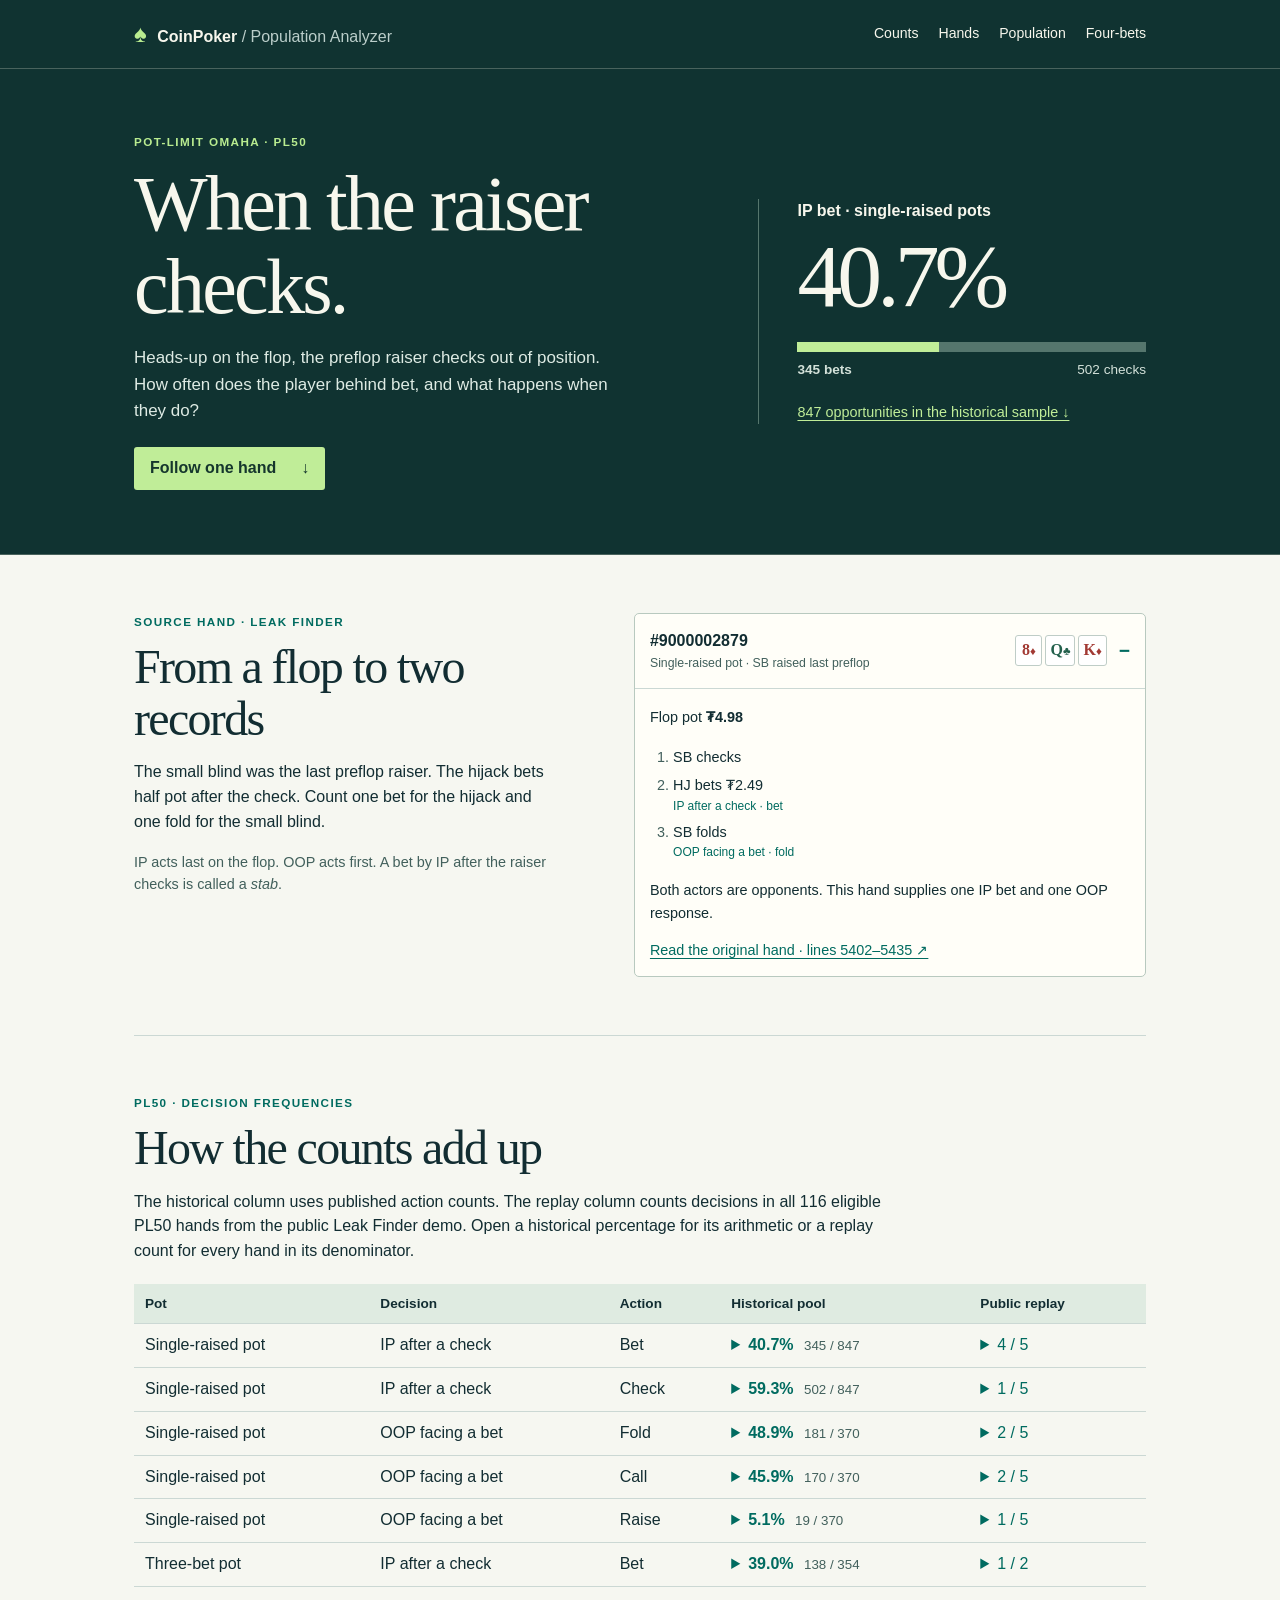
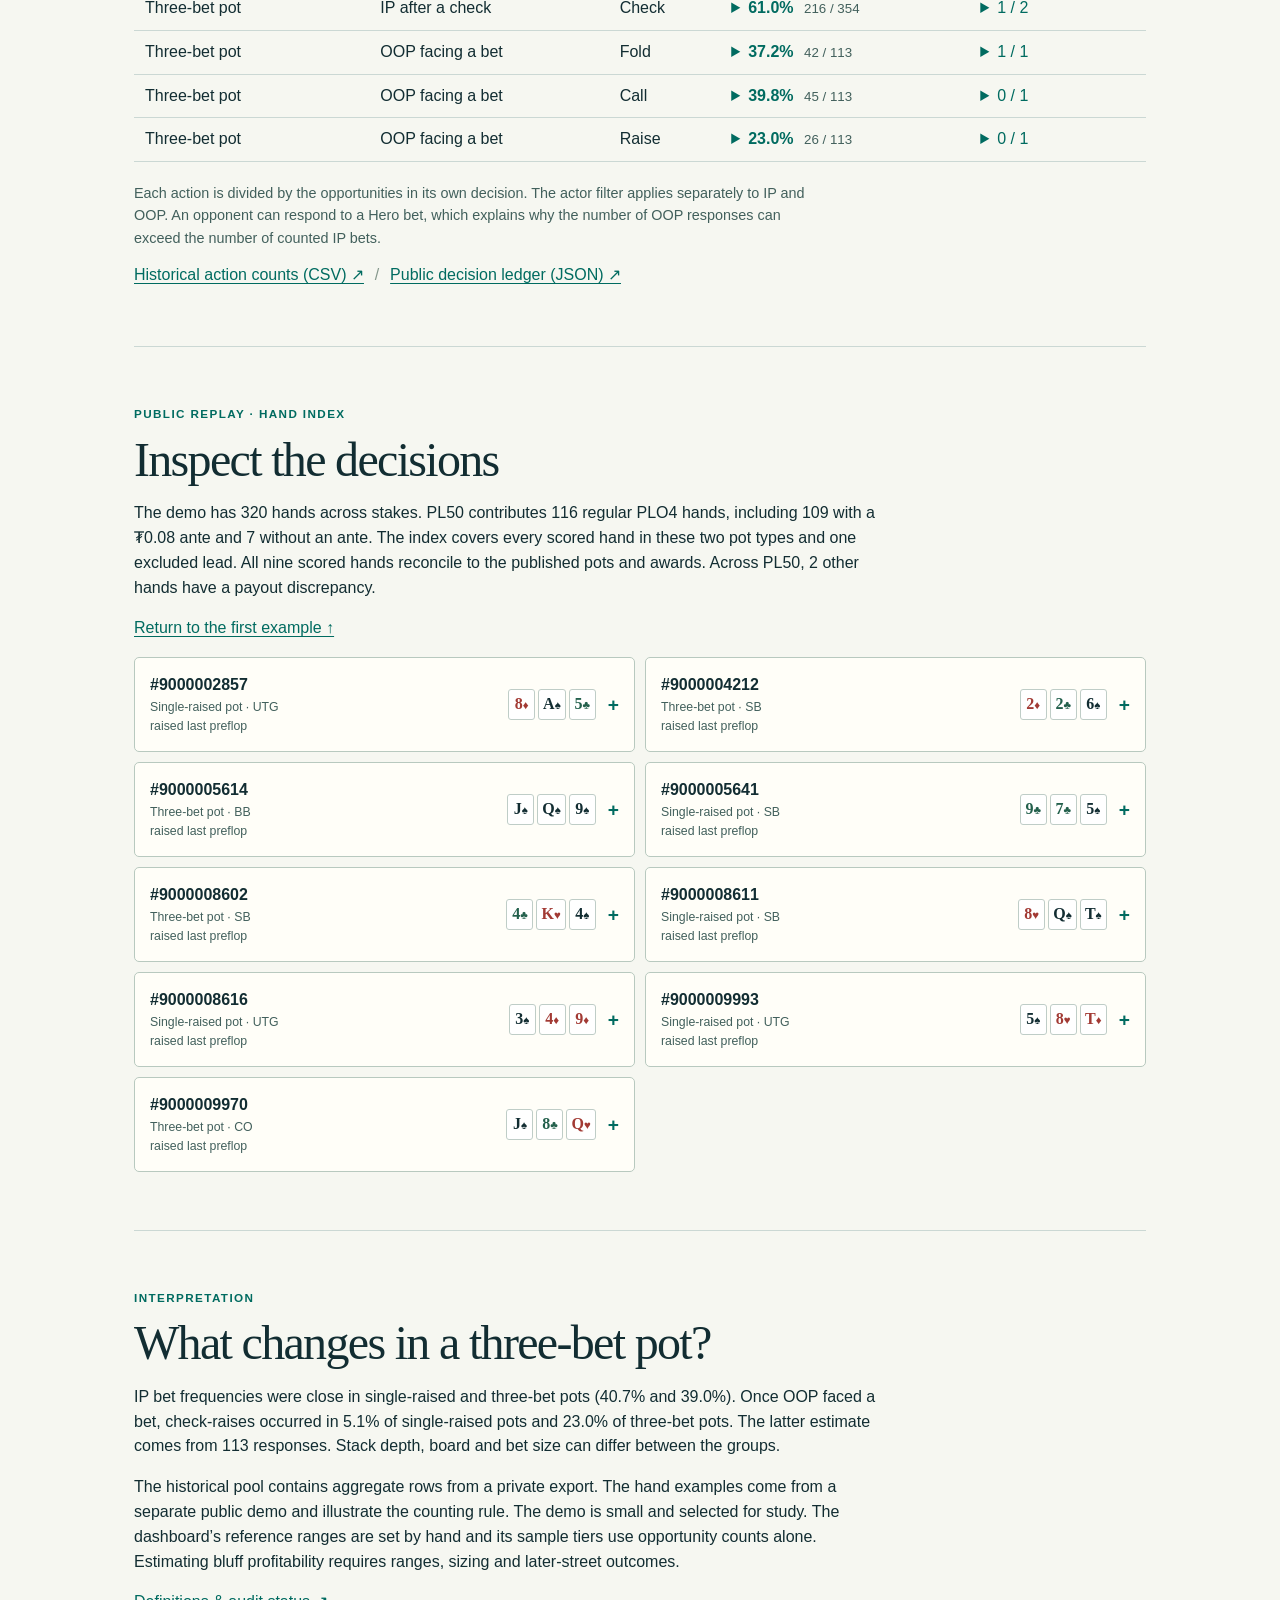
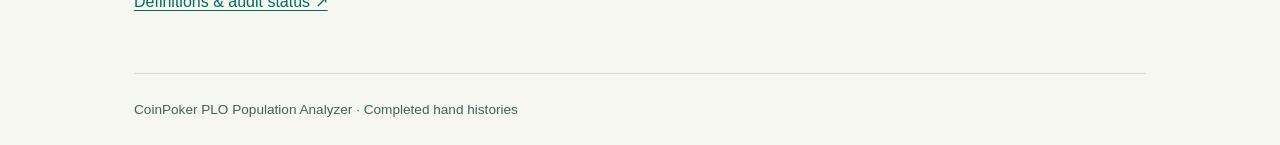
<file: docs/index.html>
<!doctype html><html lang="en"><head><meta charset="utf-8"><meta name="viewport" content="width=device-width,initial-scale=1">
<title>When the raiser checks · PL50 | CoinPoker Population Analyzer</title><style>:root {
  color-scheme:light;
  --ink:#122d32;
  --teal:#006b60;
  --rule:#cbd8d4;
  --paper:#f6f7f1;
  --sub:#42605c;
}

* {
  box-sizing:border-box;
}

html {
  scroll-padding-top:1.2rem;
}

body {
  margin:0;
  background:var(--paper);
  color:var(--ink);
  font:16px/1.55 "Inter","Segoe UI",sans-serif;
}

a {
  color:var(--teal);
  text-underline-offset:.2em;
}

a:focus-visible,summary:focus-visible,[tabindex]:focus-visible {
  outline:3px solid #c47519;
  outline-offset:4px;
}

.shell {
  max-width:1140px;
  margin:auto;
  padding-inline:clamp(18px,5vw,74px);
}

header,.lead {
  background:#103331;
  color:#f7f7ed;
}

.top {
  display:flex;
  justify-content:space-between;
  align-items:center;
  gap:16px;
  min-height:68px;
}

.brand {
  font-weight:700;
  text-decoration:none;
}

.brand b {
  font-size:24px;
  color:#b9ec90;
  margin-right:6px;
}

.brand span {
  color:#bbceca;
  font-weight:450;
}

.top a {
  color:inherit;
}

.top nav {
  display:flex;
  gap:20px;
  font-size:.88rem;
}

.top nav a {
  text-decoration:none;
}

.top nav a:hover,.brand:hover {
  text-decoration:underline;
}

.lead {
  border-block:1px solid #49635d;
}

.intro {
  display:grid;
  grid-template-columns:1.4fr 1fr;
  gap:8%;
  align-items:center;
  padding-block:clamp(37px,5vw,68px);
}

.kicker {
  font-size:.73rem;
  letter-spacing:.12em;
  font-weight:700;
  color:var(--teal);
  margin:0 0 .65rem;
}

.lead .kicker {
  color:#b9ec90;
}

h1,h2 {
  font-family:"Baskervville",Georgia,serif;
  font-weight:500;
  line-height:1.07;
  letter-spacing:-.035em;
}

h1 {
  font-size:clamp(44px,6.5vw,78px);
  margin:0;
}

.deck {
  font-size:1.06rem;
  color:#deebe4;
  max-width:53ch;
}

.button {
  display:inline-flex;
  align-items:center;
  gap:25px;
  margin-top:6px;
  padding:9px 16px;
  background:#c0ed98;
  color:#15362d;
  text-decoration:none;
  font-weight:680;
  border-radius:3px;
}

.button:hover {
  background:#d4ffb0;
}

.hero-stat {
  border-left:1px solid #55766d;
  padding-left:clamp(20px,3vw,50px);
}

.hero-stat p {
  margin:0;
  font-weight:600;
}

.hero-stat strong {
  display:block;
  font-family:"Baskervville",Georgia,serif;
  font-size:clamp(54px,7vw,94px);
  line-height:1.15;
  font-weight:500;
  letter-spacing:-.055em;
}

.bar {
  height:10px;
  background:#55766d;
  margin-block:15px 7px;
}

.bar i {
  display:block;
  height:100%;
  background:#c0ed98;
}

.legend {
  display:flex;
  justify-content:space-between;
  color:#d3e1d9;
  font-size:.85rem;
}

.hero-stat a {
  display:block;
  color:#c0ed98;
  margin-top:21px;
  font-size:.9rem;
}

.content>section {
  padding-block:clamp(32px,5vw,58px);
  border-bottom:1px solid var(--rule);
}

h2 {
  font-size:clamp(31px,4.1vw,48px);
  margin:0 0 .8rem;
}

p {
  max-width:85ch;
}

.split {
  display:grid;
  grid-template-columns:.9fr 1.1fr;
  gap:8%;
  align-items:start;
}

.aside,.hand-label small,td small {
  color:var(--sub);
}

.aside {
  font-size:.9rem;
}

.hand {
  background:#fffef8;
  border:1px solid #b8c9bf;
  border-radius:5px;
  align-self:start;
  overflow:hidden;
}

.hand summary {
  cursor:pointer;
  display:flex;
  align-items:center;
  gap:12px;
  justify-content:space-between;
  padding:15px;
  list-style:none;
}

.hand summary::-webkit-details-marker {
  display:none;
}

.hand summary::after {
  content:"+";
  font-size:1.2rem;
  color:var(--teal);
  font-weight:700;
}

.hand[open] summary::after {
  content:"−";
}

.hand-label {
  font-weight:700;
  font-variant-numeric:tabular-nums;
}

.hand-label small {
  font-weight:400;
  display:block;
  font-size:.77rem;
}

.cards {
  display:flex;
  gap:3px;
  margin-left:auto;
  white-space:nowrap;
}

.card {
  display:inline-block;
  min-width:27px;
  padding:2px 4px;
  border:1px solid #bfcdc7;
  border-radius:3px;
  background:white;
  text-align:center;
  font-family:Georgia,serif;
  font-weight:bold;
}

.card small {
  font-size:.72rem;
}

.suit-h,.suit-d {
  color:#a23a34;
}

.suit-c {
  color:#23604c;
}

.hand-body {
  border-top:1px solid var(--rule);
  padding:3px 15px 15px;
  font-size:.9rem;
}

.hand-body ol {
  list-style:decimal;
  padding-left:1.45rem;
}

.hand-body li {
  padding:3px 0;
}

.hand-body li::marker {
  color:var(--sub);
}

.hand-body li small {
  display:block;
  color:var(--teal);
}

.table-wrap {
  overflow:auto;
  margin:20px 0;
}

.table-wrap table {
  width:100%;
  min-width:610px;
  border-collapse:collapse;
  font-variant-numeric:tabular-nums;
}

th,td {
  text-align:left;
  padding:9px 11px;
  border-bottom:1px solid var(--rule);
}

thead {
  background:#dfebe1;
  font-size:.85rem;
}

tbody th {
  font-weight:500;
}

td small {
  display:inline-block;
  margin-left:6px;
}

.sep {
  color:#85988c;
  margin:0 .4em;
}

.hand-grid {
  display:grid;
  grid-template-columns:1fr 1fr;
  gap:10px;
}

.hand-grid .hand-label small {
  max-width:20ch;
}

footer {
  padding:25px 0;
  color:var(--sub);
  font-size:.85rem;
}

@media(max-width:720px) {
  .top {
    align-items:flex-start;
    flex-direction:column;
    gap:4px;
    padding-block:12px;
  }
  .top nav {
    gap:14px;
  }
  .intro,.split,.hand-grid {
    grid-template-columns:1fr;
  }
  .intro,.split {
    gap:25px;
  }
  .hero-stat {
    padding:15px 0 0;
    border-left:0;
    border-top:1px solid #55766d;
  }
  .hero-stat strong {
    font-size:58px;
  }
  .hero-stat a {
    margin-top:12px;
  }
  .hand summary {
    gap:6px;
  }
}

@media(max-width:390px) {
  .hand summary {
    padding:10px;
  }
  .card {
    min-width:23px;
    padding:0 2px;
  }
  .brand span {
    font-size:.9rem;
  }
}

.proof summary {
  cursor:pointer;
  color:var(--teal);
  width:max-content;
}

.proof p,.proof li {
  max-width:28ch;
  font-size:.84rem;
}

.proof ul {
  padding-left:1em;
}

.proof li {
  white-space:nowrap;
}

.proof summary:hover {
  text-decoration:underline;
}
</style></head>
<body><header><div class="shell top"><a class="brand" href="#top"><b aria-hidden="true">♠</b> CoinPoker <span>/ Population Analyzer</span></a>
<nav aria-label="Reports"><a href="#counts">Counts</a><a href="#replay">Hands</a><a href="demo/pool_dashboard.html">Population</a><a href="demo/fourbet_dashboard.html">Four-bets</a></nav></div></header>
<main id="top"><section class="lead"><div class="shell intro"><div><p class="kicker">POT-LIMIT OMAHA · PL50</p>
<h1>When the raiser checks.</h1><p class="deck">Heads-up on the flop, the preflop raiser checks out of position. How often does the player behind bet, and what happens when they do?</p>
<a class="button" href="#first-hand">Follow one hand <span>↓</span></a></div>
<div class="hero-stat"><p>IP bet · single-raised pots</p><strong>40.7%</strong>
<div class="bar" aria-hidden="true"><i style="width:40.73%"></i></div>
<div class="legend"><b>345 bets</b><span>502 checks</span></div><a href="#counts">847 opportunities in the historical sample ↓</a></div></div></section>
<div class="shell content"><section id="first-hand" class="split"><div><p class="kicker">SOURCE HAND · LEAK FINDER</p><h2>From a flop to two records</h2>
<p>The small blind was the last preflop raiser. The hijack bets half pot after the check. Count one bet for the hijack and one fold for the small blind.</p>
<p class="aside">IP acts last on the flop. OOP acts first. A bet by IP after the raiser checks is called a <em>stab</em>.</p></div>
<details class="hand" id="h9000002879" open>
<summary><span class="hand-label">#9000002879<small>Single-raised pot · SB raised last preflop</small></span>
<span class="cards" aria-label="8♦ Q♣ K♦"><span class="card suit-d">8<small>♦</small></span><span class="card suit-c">Q<small>♣</small></span><span class="card suit-d">K<small>♦</small></span></span></summary>
<div class="hand-body"><p>Flop pot <b>₮4.98</b></p><ol><li><span>SB checks</span><small></small></li><li><span>HJ bets ₮2.49</span><small>IP after a check · bet</small></li><li><span>SB folds</span><small>OOP facing a bet · fold</small></li></ol>
<p>Both actors are opponents. This hand supplies one IP bet and one OOP response.</p><a href="https://github.com/Texonja/plo-hero-leak-finder/blob/16d505268c4229ac77bce764a97d499dbf9dd8cd/demo/CoinPoker-HeroDemo.txt#L5402-L5435">Read the original hand · lines 5402–5435 ↗</a></div></details></section>
<section id="counts"><p class="kicker">PL50 · DECISION FREQUENCIES</p><h2>How the counts add up</h2>
<p>The historical column uses published action counts. The replay column counts decisions in all 116 eligible PL50 hands from the public Leak Finder demo. Open a historical percentage for its arithmetic or a replay count for every hand in its denominator.</p>
<div class="table-wrap" tabindex="0" aria-label="Decision counts"><table><thead><tr><th>Pot</th><th>Decision</th><th>Action</th><th>Historical pool</th><th>Public replay</th></tr></thead><tbody><tr><td>Single-raised pot</td><td>IP after a check</td><th scope="row">Bet</th><td><details class="proof"><summary><b>40.7%</b> <small>345 / 847</small></summary><p>345 bets + 502 checks = 847 opportunities.</p><p><a href="demo/pool_summary.csv">PL50 · Single-raised pot · IP after a check (CSV)</a></p></details></td><td><details class="proof"><summary>4 / 5</summary><p>Every eligible decision</p><ul><li><a href="#h9000002879">#9000002879</a> · bet</li><li><a href="#h9000005641">#9000005641</a> · check</li><li><a href="#h9000008611">#9000008611</a> · bet</li><li><a href="#h9000008616">#9000008616</a> · bet</li><li><a href="#h9000009993">#9000009993</a> · bet</li></ul></details></td></tr><tr><td>Single-raised pot</td><td>IP after a check</td><th scope="row">Check</th><td><details class="proof"><summary><b>59.3%</b> <small>502 / 847</small></summary><p>345 bets + 502 checks = 847 opportunities.</p><p><a href="demo/pool_summary.csv">PL50 · Single-raised pot · IP after a check (CSV)</a></p></details></td><td><details class="proof"><summary>1 / 5</summary><p>Every eligible decision</p><ul><li><a href="#h9000002879">#9000002879</a> · bet</li><li><a href="#h9000005641">#9000005641</a> · check</li><li><a href="#h9000008611">#9000008611</a> · bet</li><li><a href="#h9000008616">#9000008616</a> · bet</li><li><a href="#h9000009993">#9000009993</a> · bet</li></ul></details></td></tr><tr><td>Single-raised pot</td><td>OOP facing a bet</td><th scope="row">Fold</th><td><details class="proof"><summary><b>48.9%</b> <small>181 / 370</small></summary><p>181 folds + 170 calls + 19 raises = 370 opportunities.</p><p><a href="demo/pool_summary.csv">PL50 · Single-raised pot · OOP facing a bet (CSV)</a></p></details></td><td><details class="proof"><summary>2 / 5</summary><p>Every eligible decision</p><ul><li><a href="#h9000002857">#9000002857</a> · raise</li><li><a href="#h9000002879">#9000002879</a> · fold</li><li><a href="#h9000008611">#9000008611</a> · call</li><li><a href="#h9000008616">#9000008616</a> · call</li><li><a href="#h9000009993">#9000009993</a> · fold</li></ul></details></td></tr><tr><td>Single-raised pot</td><td>OOP facing a bet</td><th scope="row">Call</th><td><details class="proof"><summary><b>45.9%</b> <small>170 / 370</small></summary><p>181 folds + 170 calls + 19 raises = 370 opportunities.</p><p><a href="demo/pool_summary.csv">PL50 · Single-raised pot · OOP facing a bet (CSV)</a></p></details></td><td><details class="proof"><summary>2 / 5</summary><p>Every eligible decision</p><ul><li><a href="#h9000002857">#9000002857</a> · raise</li><li><a href="#h9000002879">#9000002879</a> · fold</li><li><a href="#h9000008611">#9000008611</a> · call</li><li><a href="#h9000008616">#9000008616</a> · call</li><li><a href="#h9000009993">#9000009993</a> · fold</li></ul></details></td></tr><tr><td>Single-raised pot</td><td>OOP facing a bet</td><th scope="row">Raise</th><td><details class="proof"><summary><b>5.1%</b> <small>19 / 370</small></summary><p>181 folds + 170 calls + 19 raises = 370 opportunities.</p><p><a href="demo/pool_summary.csv">PL50 · Single-raised pot · OOP facing a bet (CSV)</a></p></details></td><td><details class="proof"><summary>1 / 5</summary><p>Every eligible decision</p><ul><li><a href="#h9000002857">#9000002857</a> · raise</li><li><a href="#h9000002879">#9000002879</a> · fold</li><li><a href="#h9000008611">#9000008611</a> · call</li><li><a href="#h9000008616">#9000008616</a> · call</li><li><a href="#h9000009993">#9000009993</a> · fold</li></ul></details></td></tr><tr><td>Three-bet pot</td><td>IP after a check</td><th scope="row">Bet</th><td><details class="proof"><summary><b>39.0%</b> <small>138 / 354</small></summary><p>138 bets + 216 checks = 354 opportunities.</p><p><a href="demo/pool_summary.csv">PL50 · Three-bet pot · IP after a check (CSV)</a></p></details></td><td><details class="proof"><summary>1 / 2</summary><p>Every eligible decision</p><ul><li><a href="#h9000005614">#9000005614</a> · bet</li><li><a href="#h9000008602">#9000008602</a> · check</li></ul></details></td></tr><tr><td>Three-bet pot</td><td>IP after a check</td><th scope="row">Check</th><td><details class="proof"><summary><b>61.0%</b> <small>216 / 354</small></summary><p>138 bets + 216 checks = 354 opportunities.</p><p><a href="demo/pool_summary.csv">PL50 · Three-bet pot · IP after a check (CSV)</a></p></details></td><td><details class="proof"><summary>1 / 2</summary><p>Every eligible decision</p><ul><li><a href="#h9000005614">#9000005614</a> · bet</li><li><a href="#h9000008602">#9000008602</a> · check</li></ul></details></td></tr><tr><td>Three-bet pot</td><td>OOP facing a bet</td><th scope="row">Fold</th><td><details class="proof"><summary><b>37.2%</b> <small>42 / 113</small></summary><p>42 folds + 45 calls + 26 raises = 113 opportunities.</p><p><a href="demo/pool_summary.csv">PL50 · Three-bet pot · OOP facing a bet (CSV)</a></p></details></td><td><details class="proof"><summary>1 / 1</summary><p>Every eligible decision</p><ul><li><a href="#h9000004212">#9000004212</a> · fold</li></ul></details></td></tr><tr><td>Three-bet pot</td><td>OOP facing a bet</td><th scope="row">Call</th><td><details class="proof"><summary><b>39.8%</b> <small>45 / 113</small></summary><p>42 folds + 45 calls + 26 raises = 113 opportunities.</p><p><a href="demo/pool_summary.csv">PL50 · Three-bet pot · OOP facing a bet (CSV)</a></p></details></td><td><details class="proof"><summary>0 / 1</summary><p>Every eligible decision</p><ul><li><a href="#h9000004212">#9000004212</a> · fold</li></ul></details></td></tr><tr><td>Three-bet pot</td><td>OOP facing a bet</td><th scope="row">Raise</th><td><details class="proof"><summary><b>23.0%</b> <small>26 / 113</small></summary><p>42 folds + 45 calls + 26 raises = 113 opportunities.</p><p><a href="demo/pool_summary.csv">PL50 · Three-bet pot · OOP facing a bet (CSV)</a></p></details></td><td><details class="proof"><summary>0 / 1</summary><p>Every eligible decision</p><ul><li><a href="#h9000004212">#9000004212</a> · fold</li></ul></details></td></tr></tbody></table></div>
<p class="aside">Each action is divided by the opportunities in its own decision. The actor filter applies separately to IP and OOP. An opponent can respond to a Hero bet, which explains why the number of OOP responses can exceed the number of counted IP bets.</p>
<a href="demo/pool_summary.csv">Historical action counts (CSV) ↗</a> <span class="sep">/</span> <a href="demo/pl50_replay.json">Public decision ledger (JSON) ↗</a></section>
<section id="replay"><p class="kicker">PUBLIC REPLAY · HAND INDEX</p><h2>Inspect the decisions</h2><p>The demo has 320 hands across stakes. PL50 contributes 116 regular PLO4 hands, including 109 with a ₮0.08 ante and 7 without an ante. The index covers every scored hand in these two pot types and one excluded lead. All nine scored hands reconcile to the published pots and awards. Across PL50, 2 other hands have a payout discrepancy.</p>
<p><a href="#h9000002879">Return to the first example ↑</a></p><div class="hand-grid"><details class="hand" id="h9000002857">
<summary><span class="hand-label">#9000002857<small>Single-raised pot · UTG raised last preflop</small></span>
<span class="cards" aria-label="8♦ A♠ 5♣"><span class="card suit-d">8<small>♦</small></span><span class="card suit-s">A<small>♠</small></span><span class="card suit-c">5<small>♣</small></span></span></summary>
<div class="hand-body"><p>Flop pot <b>₮4.65</b></p><ol><li><span>UTG checks</span><small></small></li><li><span>BTN (Hero) bets ₮4.65</span><small></small></li><li><span>UTG raises ₮13.95 to ₮18.60</span><small>OOP facing a bet · raise</small></li><li><span>BTN (Hero) folds</span><small></small></li></ol>
<p>Hero makes the bet. Only the opponent’s response enters the population counts.</p><a href="https://github.com/Texonja/plo-hero-leak-finder/blob/16d505268c4229ac77bce764a97d499dbf9dd8cd/demo/CoinPoker-HeroDemo.txt#L4443-L4472">Read the original hand · lines 4443–4472 ↗</a></div></details><details class="hand" id="h9000004212">
<summary><span class="hand-label">#9000004212<small>Three-bet pot · SB raised last preflop</small></span>
<span class="cards" aria-label="2♦ 2♣ 6♠"><span class="card suit-d">2<small>♦</small></span><span class="card suit-c">2<small>♣</small></span><span class="card suit-s">6<small>♠</small></span></span></summary>
<div class="hand-body"><p>Flop pot <b>₮6.48</b></p><ol><li><span>SB checks</span><small></small></li><li><span>BTN (Hero) bets ₮2.14</span><small></small></li><li><span>SB folds</span><small>OOP facing a bet · fold</small></li></ol>
<p>Hero makes the bet. Only the opponent’s response enters the population counts.</p><a href="https://github.com/Texonja/plo-hero-leak-finder/blob/16d505268c4229ac77bce764a97d499dbf9dd8cd/demo/CoinPoker-HeroDemo.txt#L6822-L6855">Read the original hand · lines 6822–6855 ↗</a></div></details><details class="hand" id="h9000005614">
<summary><span class="hand-label">#9000005614<small>Three-bet pot · BB raised last preflop</small></span>
<span class="cards" aria-label="J♠ Q♠ 9♠"><span class="card suit-s">J<small>♠</small></span><span class="card suit-s">Q<small>♠</small></span><span class="card suit-s">9<small>♠</small></span></span></summary>
<div class="hand-body"><p>Flop pot <b>₮22.98</b></p><ol><li><span>BB (Hero) checks</span><small></small></li><li><span>HJ bets ₮7.58</span><small>IP after a check · bet</small></li><li><span>BB (Hero) calls ₮7.58</span><small></small></li></ol>
<p>The opponent makes the bet. Hero responds, so only the IP bet enters the population counts.</p><a href="https://github.com/Texonja/plo-hero-leak-finder/blob/16d505268c4229ac77bce764a97d499dbf9dd8cd/demo/CoinPoker-HeroDemo.txt#L8157-L8192">Read the original hand · lines 8157–8192 ↗</a></div></details><details class="hand" id="h9000005641">
<summary><span class="hand-label">#9000005641<small>Single-raised pot · SB raised last preflop</small></span>
<span class="cards" aria-label="9♣ 7♣ 5♠"><span class="card suit-c">9<small>♣</small></span><span class="card suit-c">7<small>♣</small></span><span class="card suit-s">5<small>♠</small></span></span></summary>
<div class="hand-body"><p>Flop pot <b>₮4.90</b></p><ol><li><span>SB checks</span><small></small></li><li><span>UTG checks</span><small>IP after a check · check</small></li></ol>
<p>The check-back adds one IP check. OOP faces no bet on this flop.</p><a href="https://github.com/Texonja/plo-hero-leak-finder/blob/16d505268c4229ac77bce764a97d499dbf9dd8cd/demo/CoinPoker-HeroDemo.txt#L9202-L9230">Read the original hand · lines 9202–9230 ↗</a></div></details><details class="hand" id="h9000008602">
<summary><span class="hand-label">#9000008602<small>Three-bet pot · SB raised last preflop</small></span>
<span class="cards" aria-label="4♣ K♥ 4♠"><span class="card suit-c">4<small>♣</small></span><span class="card suit-h">K<small>♥</small></span><span class="card suit-s">4<small>♠</small></span></span></summary>
<div class="hand-body"><p>Flop pot <b>₮12.48</b></p><ol><li><span>SB (Hero) checks</span><small></small></li><li><span>HJ checks</span><small>IP after a check · check</small></li></ol>
<p>The check-back adds one IP check. OOP faces no bet on this flop.</p><a href="https://github.com/Texonja/plo-hero-leak-finder/blob/16d505268c4229ac77bce764a97d499dbf9dd8cd/demo/CoinPoker-HeroDemo.txt#L12821-L12853">Read the original hand · lines 12821–12853 ↗</a></div></details><details class="hand" id="h9000008611">
<summary><span class="hand-label">#9000008611<small>Single-raised pot · SB raised last preflop</small></span>
<span class="cards" aria-label="8♥ Q♠ T♠"><span class="card suit-h">8<small>♥</small></span><span class="card suit-s">Q<small>♠</small></span><span class="card suit-s">T<small>♠</small></span></span></summary>
<div class="hand-body"><p>Flop pot <b>₮3.48</b></p><ol><li><span>SB checks</span><small></small></li><li><span>BB bets ₮1.74</span><small>IP after a check · bet</small></li><li><span>SB calls ₮1.74</span><small>OOP facing a bet · call</small></li></ol>
<p>Both actors are opponents. This hand supplies one IP bet and one OOP response.</p><a href="https://github.com/Texonja/plo-hero-leak-finder/blob/16d505268c4229ac77bce764a97d499dbf9dd8cd/demo/CoinPoker-HeroDemo.txt#L13121-L13153">Read the original hand · lines 13121–13153 ↗</a></div></details><details class="hand" id="h9000008616">
<summary><span class="hand-label">#9000008616<small>Single-raised pot · UTG raised last preflop</small></span>
<span class="cards" aria-label="3♠ 4♦ 9♦"><span class="card suit-s">3<small>♠</small></span><span class="card suit-d">4<small>♦</small></span><span class="card suit-d">9<small>♦</small></span></span></summary>
<div class="hand-body"><p>Flop pot <b>₮4.73</b></p><ol><li><span>UTG checks</span><small></small></li><li><span>BTN bets ₮3.75</span><small>IP after a check · bet</small></li><li><span>UTG calls ₮3.75</span><small>OOP facing a bet · call</small></li></ol>
<p>Both actors are opponents. This hand supplies one IP bet and one OOP response.</p><a href="https://github.com/Texonja/plo-hero-leak-finder/blob/16d505268c4229ac77bce764a97d499dbf9dd8cd/demo/CoinPoker-HeroDemo.txt#L13268-L13300">Read the original hand · lines 13268–13300 ↗</a></div></details><details class="hand" id="h9000009993">
<summary><span class="hand-label">#9000009993<small>Single-raised pot · UTG raised last preflop</small></span>
<span class="cards" aria-label="5♠ 8♥ T♦"><span class="card suit-s">5<small>♠</small></span><span class="card suit-h">8<small>♥</small></span><span class="card suit-d">T<small>♦</small></span></span></summary>
<div class="hand-body"><p>Flop pot <b>₮4.73</b></p><ol><li><span>UTG checks</span><small></small></li><li><span>BTN bets ₮3.55</span><small>IP after a check · bet</small></li><li><span>UTG folds</span><small>OOP facing a bet · fold</small></li></ol>
<p>Both actors are opponents. This hand supplies one IP bet and one OOP response.</p><a href="https://github.com/Texonja/plo-hero-leak-finder/blob/16d505268c4229ac77bce764a97d499dbf9dd8cd/demo/CoinPoker-HeroDemo.txt#L14933-L14965">Read the original hand · lines 14933–14965 ↗</a></div></details><details class="hand" id="h9000009970">
<summary><span class="hand-label">#9000009970<small>Three-bet pot · CO raised last preflop</small></span>
<span class="cards" aria-label="J♠ 8♣ Q♥"><span class="card suit-s">J<small>♠</small></span><span class="card suit-c">8<small>♣</small></span><span class="card suit-h">Q<small>♥</small></span></span></summary>
<div class="hand-body"><p>Flop pot <b>₮18.48</b></p><ol><li><span>HJ (Hero) bets ₮17.98</span><small></small></li><li><span>CO folds</span><small></small></li></ol>
<p>The caller leads before the in-position preflop raiser can act. Neither featured decision occurs.</p><a href="https://github.com/Texonja/plo-hero-leak-finder/blob/16d505268c4229ac77bce764a97d499dbf9dd8cd/demo/CoinPoker-HeroDemo.txt#L13808-L13841">Read the original hand · lines 13808–13841 ↗</a></div></details></div></section>
<section><p class="kicker">INTERPRETATION</p><h2>What changes in a three-bet pot?</h2>
<p>IP bet frequencies were close in single-raised and three-bet pots (40.7% and 39.0%). Once OOP faced a bet, check-raises occurred in 5.1% of single-raised pots and 23.0% of three-bet pots. The latter estimate comes from 113 responses. Stack depth, board and bet size can differ between the groups.</p><p>The historical pool contains aggregate rows from a private export. The hand examples come from a separate public demo and illustrate the counting rule. The demo is small and selected for study. The dashboard’s reference ranges are set by hand and its sample tiers use opportunity counts alone. Estimating bluff profitability requires ranges, sizing and later-street outcomes.</p>
<a href="methodology.html">Definitions &amp; audit status ↗</a></section></div></main>
<footer><div class="shell">CoinPoker PLO Population Analyzer · Completed hand histories</div></footer>
<script>function openHand(){const el=document.getElementById(location.hash.slice(1));if(el?.matches('details')){el.open=true;el.scrollIntoView();}}
window.addEventListener('hashchange',openHand);document.addEventListener('click',e=>{const a=e.target.closest('a');if(a?.hash===location.hash)openHand();});if(location.hash)openHand();</script>
</body></html>
</file>
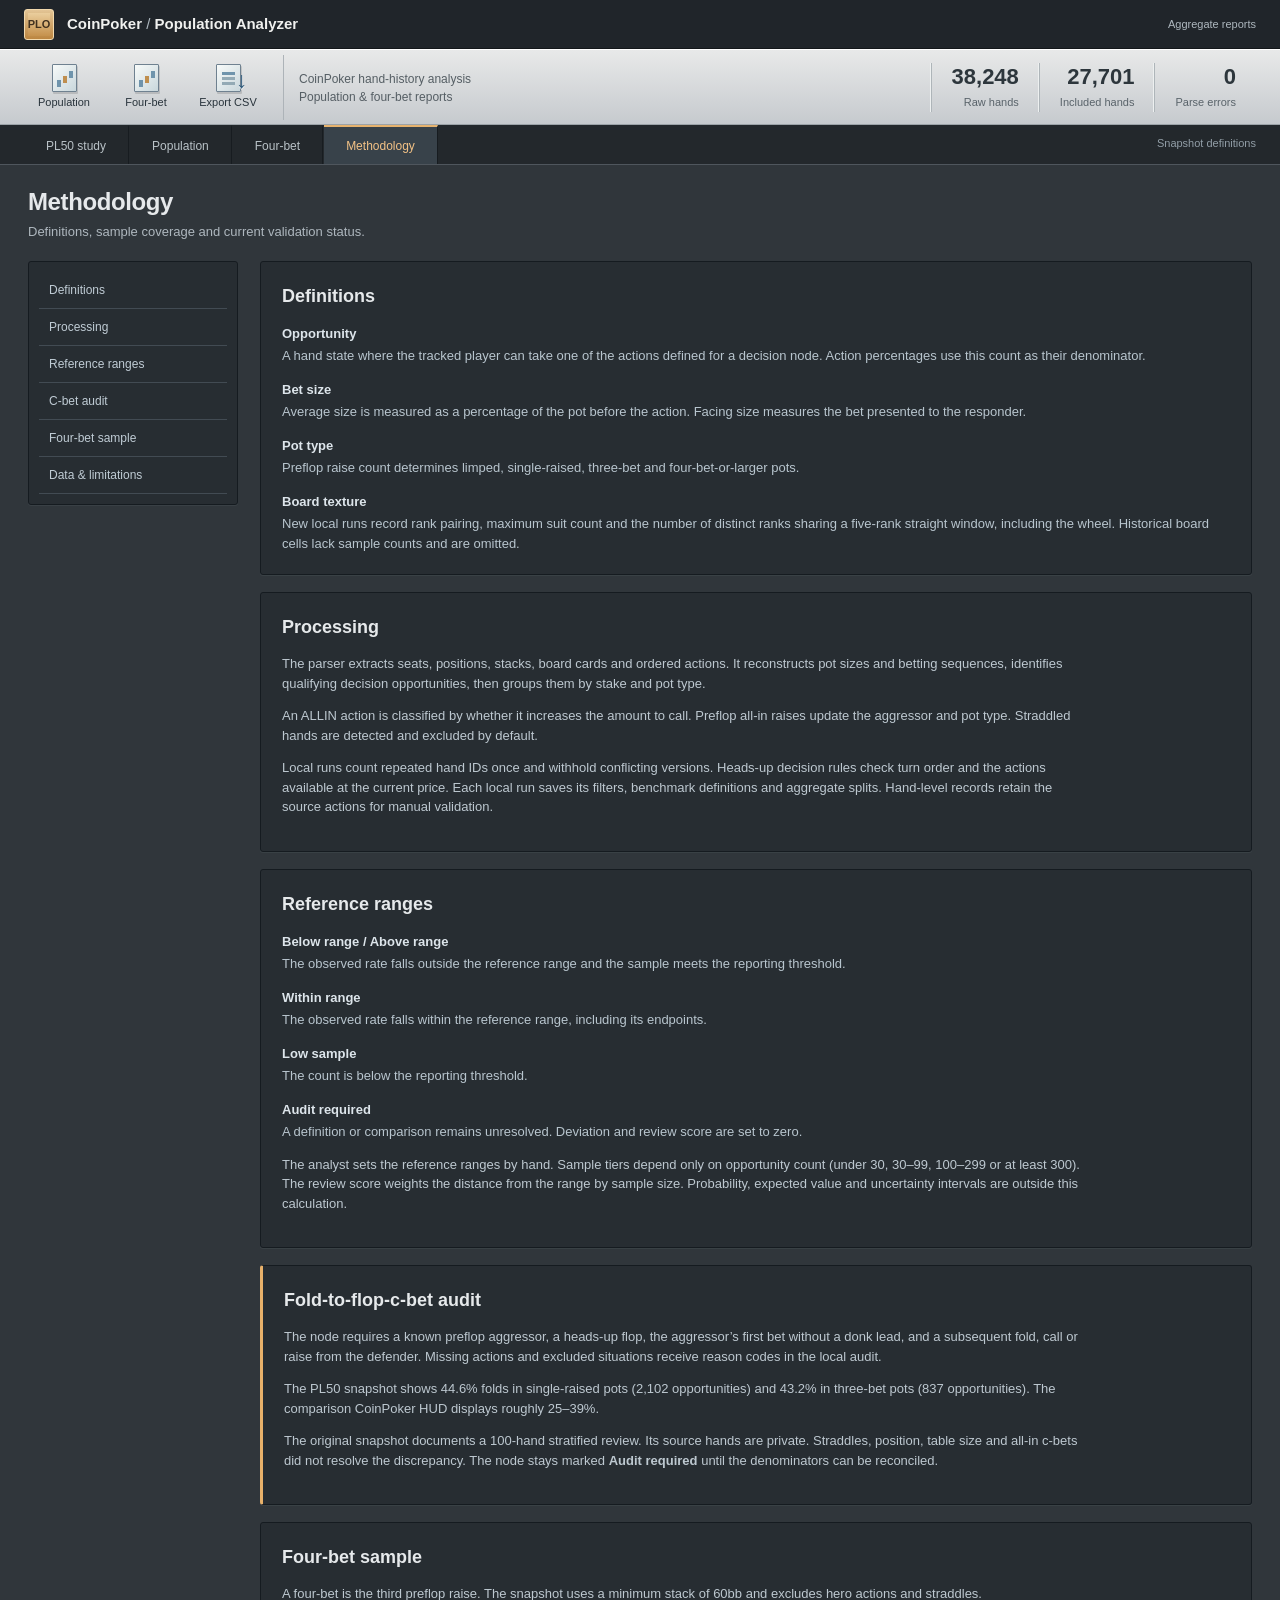
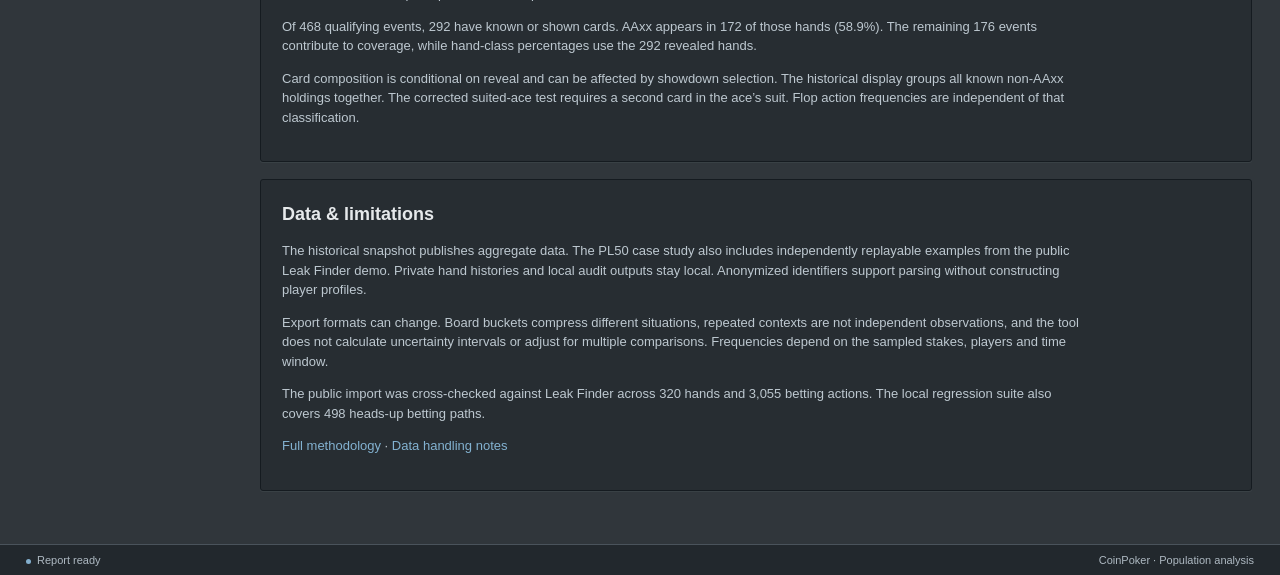
<file: docs/methodology.html>
<!doctype html>
<html lang="en"><head><meta charset="utf-8"><meta name="viewport" content="width=device-width, initial-scale=1">
<title>Methodology · CoinPoker PLO</title><link rel="stylesheet" href="assets/site.css"><link rel="icon" href="assets/favicon.svg"></head>
<body><header>
<div class="titlebar"><span class="app-mark" aria-hidden="true">PLO</span>
<div class="app-name">CoinPoker <span>/</span> Population Analyzer</div><span class="local-label">Aggregate reports</span></div>
<div class="ribbon"><div class="ribbon-tools"><a class="ribbon-tool" href="demo/pool_dashboard.html"><span class="tool-icon chart" aria-hidden="true"></span>Population</a><a class="ribbon-tool" href="demo/fourbet_dashboard.html"><span class="tool-icon chart" aria-hidden="true"></span>Four-bet</a><a class="ribbon-tool" href="demo/pool_summary.csv" download><span class="tool-icon export" aria-hidden="true"></span>Export CSV</a></div><div class="run-description">CoinPoker hand-history analysis<br>Population &amp; four-bet reports</div>
<div class="metrics"><div class="metric"><strong>38,248</strong><span>Raw hands</span></div><div class="metric"><strong>27,701</strong><span>Included hands</span></div><div class="metric"><strong>0</strong><span>Parse errors</span></div></div></div>
<nav class="tabs" aria-label="Report navigation"><a href="index.html">PL50 study</a><a href="demo/pool_dashboard.html">Population</a><a href="demo/fourbet_dashboard.html">Four-bet</a><a href="methodology.html" aria-current=page>Methodology</a><span class="tab-end">Snapshot definitions</span></nav>
</header><main id="overview"><div class="page-heading"><div><h1>Methodology</h1><p>Definitions, sample coverage and current validation status.</p></div></div>
<div class="method-grid"><aside class="panel method-menu"><a href="#definitions">Definitions</a><a href="#processing">Processing</a><a href="#review">Reference ranges</a><a href="#audit">C-bet audit</a><a href="#fourbet">Four-bet sample</a><a href="#limits">Data & limitations</a></aside><div class="method-content"><section class="panel" id="definitions"><h2>Definitions</h2><dl class="definitions">
<dt>Opportunity</dt><dd>A hand state where the tracked player can take one of the actions defined for a decision node. Action percentages use this count as their denominator.</dd>
<dt>Bet size</dt><dd>Average size is measured as a percentage of the pot before the action. Facing size measures the bet presented to the responder.</dd>
<dt>Pot type</dt><dd>Preflop raise count determines limped, single-raised, three-bet and four-bet-or-larger pots.</dd>
<dt>Board texture</dt><dd>New local runs record rank pairing, maximum suit count and the number of distinct ranks sharing a five-rank straight window, including the wheel. Historical board cells lack sample counts and are omitted.</dd>
</dl></section>
<section class="panel" id="processing"><h2>Processing</h2>
<p>The parser extracts seats, positions, stacks, board cards and ordered actions. It reconstructs pot sizes and betting sequences, identifies qualifying decision opportunities, then groups them by stake and pot type.</p>
<p>An ALLIN action is classified by whether it increases the amount to call. Preflop all-in raises update the aggressor and pot type. Straddled hands are detected and excluded by default.</p>
<p>Local runs count repeated hand IDs once and withhold conflicting versions. Heads-up decision rules check turn order and the actions available at the current price. Each local run saves its filters, benchmark definitions and aggregate splits. Hand-level records retain the source actions for manual validation.</p></section>
<section class="panel" id="review"><h2>Reference ranges</h2>
<dl class="definitions"><dt>Below range / Above range</dt><dd>The observed rate falls outside the reference range and the sample meets the reporting threshold.</dd>
<dt>Within range</dt><dd>The observed rate falls within the reference range, including its endpoints.</dd>
<dt>Low sample</dt><dd>The count is below the reporting threshold.</dd>
<dt>Audit required</dt><dd>A definition or comparison remains unresolved. Deviation and review score are set to zero.</dd>
</dl><p>The analyst sets the reference ranges by hand. Sample tiers depend only on opportunity count (under 30, 30–99, 100–299 or at least 300). The review score weights the distance from the range by sample size. Probability, expected value and uncertainty intervals are outside this calculation.</p></section>
<section class="panel notice" id="audit"><h2>Fold-to-flop-c-bet audit</h2>
<p>The node requires a known preflop aggressor, a heads-up flop, the aggressor’s first bet without a donk lead, and a subsequent fold, call or raise from the defender. Missing actions and excluded situations receive reason codes in the local audit.</p>
<p>The PL50 snapshot shows 44.6% folds in single-raised pots (2,102 opportunities) and 43.2% in three-bet pots (837 opportunities). The comparison CoinPoker HUD displays roughly 25–39%.</p>
<p>The original snapshot documents a 100-hand stratified review. Its source hands are private. Straddles, position, table size and all-in c-bets did not resolve the discrepancy. The node stays marked <strong>Audit required</strong> until the denominators can be reconciled.</p></section>
<section class="panel" id="fourbet"><h2>Four-bet sample</h2>
<p>A four-bet is the third preflop raise. The snapshot uses a minimum stack of 60bb and excludes hero actions and straddles.</p>
<p>Of 468 qualifying events, 292 have known or shown cards. AAxx appears in 172 of those hands (58.9%). The remaining 176 events contribute to coverage, while hand-class percentages use the 292 revealed hands.</p>
<p>Card composition is conditional on reveal and can be affected by showdown selection. The historical display groups all known non-AAxx holdings together. The corrected suited-ace test requires a second card in the ace’s suit. Flop action frequencies are independent of that classification.</p></section>
<section class="panel" id="limits"><h2>Data &amp; limitations</h2>
<p>The historical snapshot publishes aggregate data. The PL50 case study also includes independently replayable examples from the public Leak Finder demo. Private hand histories and local audit outputs stay local. Anonymized identifiers support parsing without constructing player profiles.</p>
<p>Export formats can change. Board buckets compress different situations, repeated contexts are not independent observations, and the tool does not calculate uncertainty intervals or adjust for multiple comparisons. Frequencies depend on the sampled stakes, players and time window.</p>
<p>The public import was cross-checked against Leak Finder across 320 hands and 3,055 betting actions. The local regression suite also covers 498 heads-up betting paths.</p>
<p><a href="METHODOLOGY.md">Full methodology</a> · <a href="DATA_PRIVACY.md">Data handling notes</a></p></section></div></div></main><footer class="report-footer"><span><i class="dot"></i>Report ready</span><span>CoinPoker · Population analysis</span></footer>
<script src="assets/report.js"></script></body></html>
</file>
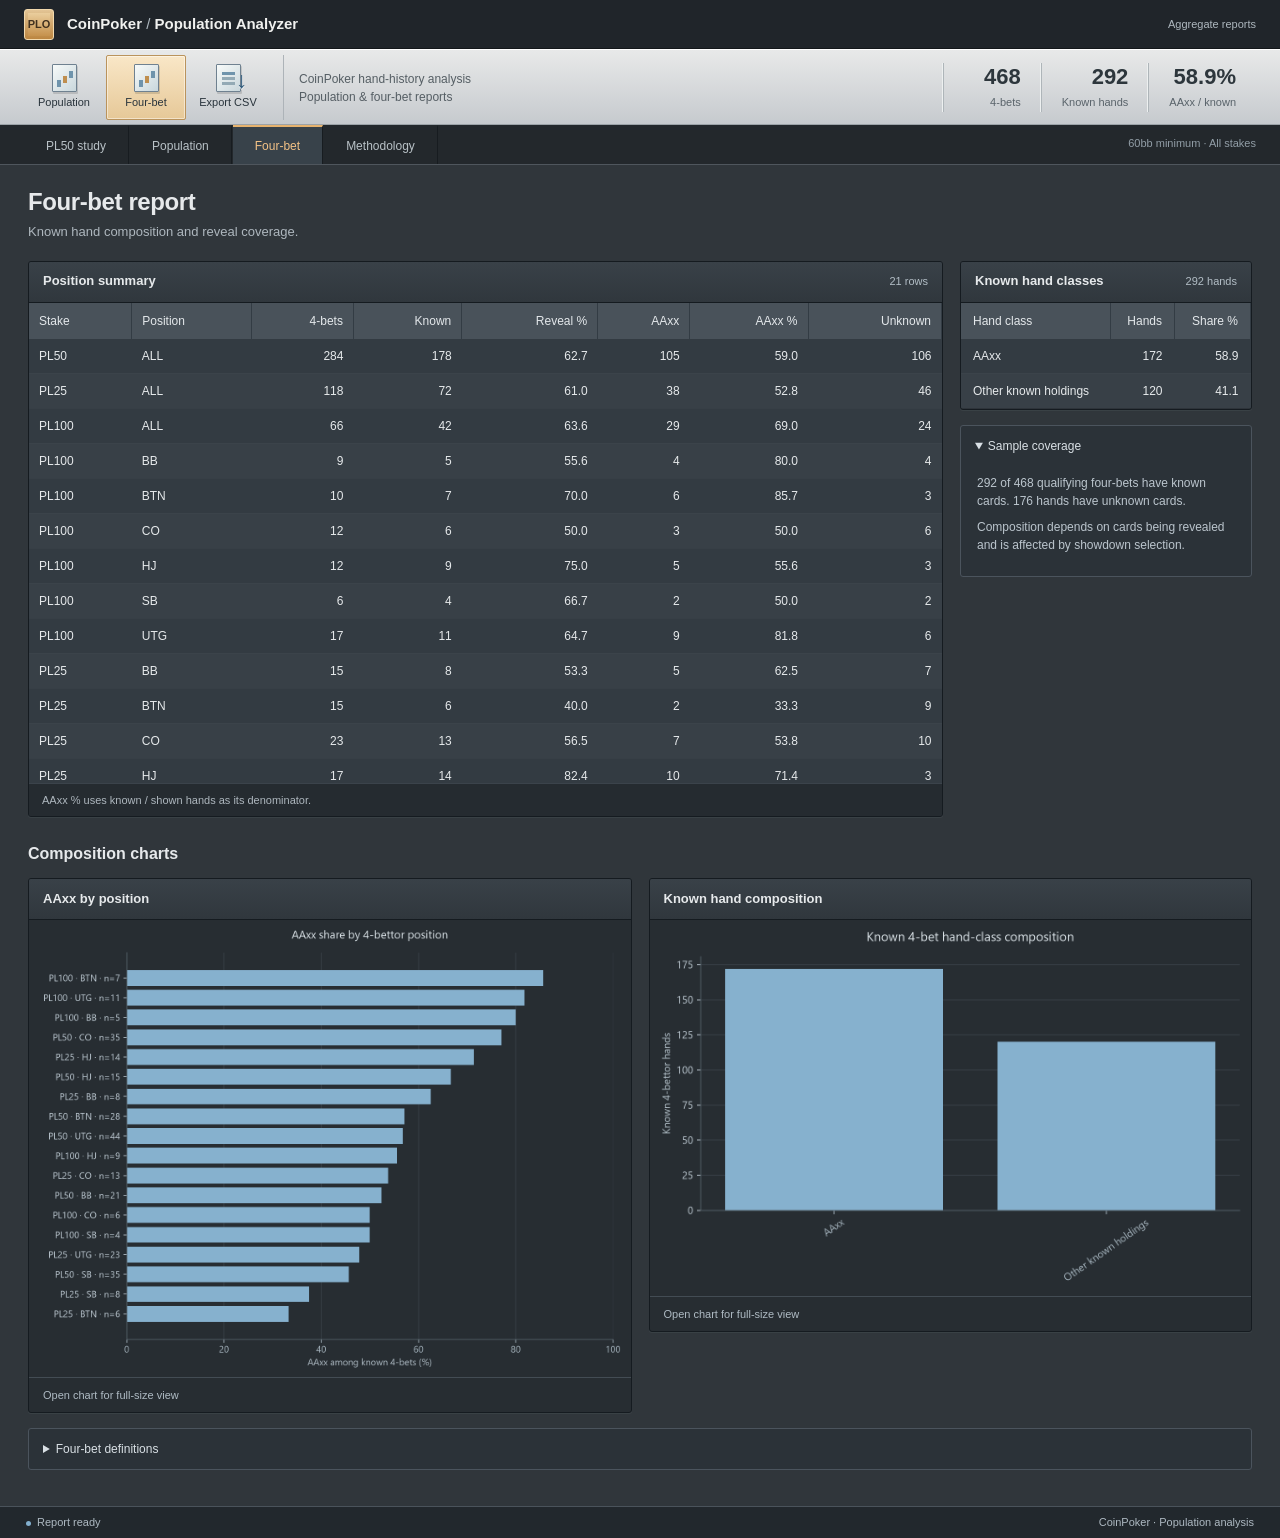
<file: docs/demo/fourbet_dashboard.html>
<!doctype html>
<html lang="en"><head><meta charset="utf-8"><meta name="viewport" content="width=device-width, initial-scale=1">
<title>Four-bet report · CoinPoker PLO</title><link rel="stylesheet" href="../assets/site.css"><link rel="icon" href="../assets/favicon.svg"></head>
<body><header>
<div class="titlebar"><span class="app-mark" aria-hidden="true">PLO</span>
<div class="app-name">CoinPoker <span>/</span> Population Analyzer</div><span class="local-label">Aggregate reports</span></div>
<div class="ribbon"><div class="ribbon-tools"><a class="ribbon-tool" href="../demo/pool_dashboard.html"><span class="tool-icon chart" aria-hidden="true"></span>Population</a><a class="ribbon-tool current" href="../demo/fourbet_dashboard.html"><span class="tool-icon chart" aria-hidden="true"></span>Four-bet</a><a class="ribbon-tool" href="fourbet_summary.csv" download><span class="tool-icon export" aria-hidden="true"></span>Export CSV</a></div><div class="run-description">CoinPoker hand-history analysis<br>Population &amp; four-bet reports</div>
<div class="metrics"><div class="metric"><strong>468</strong><span>4-bets</span></div><div class="metric"><strong>292</strong><span>Known hands</span></div><div class="metric"><strong>58.9%</strong><span>AAxx / known</span></div></div></div>
<nav class="tabs" aria-label="Report navigation"><a href="../index.html">PL50 study</a><a href="../demo/pool_dashboard.html">Population</a><a href="../demo/fourbet_dashboard.html" aria-current=page>Four-bet</a><a href="../methodology.html">Methodology</a><span class="tab-end">60bb minimum · All stakes</span></nav>
</header><main id="overview"><div class="page-heading"><div><h1>Four-bet report</h1><p>Known hand composition and reveal coverage.</p></div></div>
<div class="report-grid"><section class="panel "><div class="panel-head"><h2>Position summary</h2><span class="meta">21 rows</span></div><div class="table-wrap" tabindex="0" aria-label="Scrollable results"><table class="data-table"><thead><tr><th scope="col">Stake</th><th scope="col">Position</th><th scope="col" class="numeric">4-bets</th><th scope="col" class="numeric">Known</th><th scope="col" class="numeric">Reveal %</th><th scope="col" class="numeric">AAxx</th><th scope="col" class="numeric">AAxx %</th><th scope="col" class="numeric">Unknown</th></tr></thead><tbody><tr><td class="">PL50</td><td class="">ALL</td><td class="numeric">284</td><td class="numeric">178</td><td class="numeric">62.7</td><td class="numeric">105</td><td class="numeric">59.0</td><td class="numeric">106</td></tr><tr><td class="">PL25</td><td class="">ALL</td><td class="numeric">118</td><td class="numeric">72</td><td class="numeric">61.0</td><td class="numeric">38</td><td class="numeric">52.8</td><td class="numeric">46</td></tr><tr><td class="">PL100</td><td class="">ALL</td><td class="numeric">66</td><td class="numeric">42</td><td class="numeric">63.6</td><td class="numeric">29</td><td class="numeric">69.0</td><td class="numeric">24</td></tr><tr><td class="">PL100</td><td class="">BB</td><td class="numeric">9</td><td class="numeric">5</td><td class="numeric">55.6</td><td class="numeric">4</td><td class="numeric">80.0</td><td class="numeric">4</td></tr><tr><td class="">PL100</td><td class="">BTN</td><td class="numeric">10</td><td class="numeric">7</td><td class="numeric">70.0</td><td class="numeric">6</td><td class="numeric">85.7</td><td class="numeric">3</td></tr><tr><td class="">PL100</td><td class="">CO</td><td class="numeric">12</td><td class="numeric">6</td><td class="numeric">50.0</td><td class="numeric">3</td><td class="numeric">50.0</td><td class="numeric">6</td></tr><tr><td class="">PL100</td><td class="">HJ</td><td class="numeric">12</td><td class="numeric">9</td><td class="numeric">75.0</td><td class="numeric">5</td><td class="numeric">55.6</td><td class="numeric">3</td></tr><tr><td class="">PL100</td><td class="">SB</td><td class="numeric">6</td><td class="numeric">4</td><td class="numeric">66.7</td><td class="numeric">2</td><td class="numeric">50.0</td><td class="numeric">2</td></tr><tr><td class="">PL100</td><td class="">UTG</td><td class="numeric">17</td><td class="numeric">11</td><td class="numeric">64.7</td><td class="numeric">9</td><td class="numeric">81.8</td><td class="numeric">6</td></tr><tr><td class="">PL25</td><td class="">BB</td><td class="numeric">15</td><td class="numeric">8</td><td class="numeric">53.3</td><td class="numeric">5</td><td class="numeric">62.5</td><td class="numeric">7</td></tr><tr><td class="">PL25</td><td class="">BTN</td><td class="numeric">15</td><td class="numeric">6</td><td class="numeric">40.0</td><td class="numeric">2</td><td class="numeric">33.3</td><td class="numeric">9</td></tr><tr><td class="">PL25</td><td class="">CO</td><td class="numeric">23</td><td class="numeric">13</td><td class="numeric">56.5</td><td class="numeric">7</td><td class="numeric">53.8</td><td class="numeric">10</td></tr><tr><td class="">PL25</td><td class="">HJ</td><td class="numeric">17</td><td class="numeric">14</td><td class="numeric">82.4</td><td class="numeric">10</td><td class="numeric">71.4</td><td class="numeric">3</td></tr><tr><td class="">PL25</td><td class="">SB</td><td class="numeric">15</td><td class="numeric">8</td><td class="numeric">53.3</td><td class="numeric">3</td><td class="numeric">37.5</td><td class="numeric">7</td></tr><tr><td class="">PL25</td><td class="">UTG</td><td class="numeric">33</td><td class="numeric">23</td><td class="numeric">69.7</td><td class="numeric">11</td><td class="numeric">47.8</td><td class="numeric">10</td></tr><tr><td class="">PL50</td><td class="">BB</td><td class="numeric">39</td><td class="numeric">21</td><td class="numeric">53.8</td><td class="numeric">11</td><td class="numeric">52.4</td><td class="numeric">18</td></tr><tr><td class="">PL50</td><td class="">BTN</td><td class="numeric">42</td><td class="numeric">28</td><td class="numeric">66.7</td><td class="numeric">16</td><td class="numeric">57.1</td><td class="numeric">14</td></tr><tr><td class="">PL50</td><td class="">CO</td><td class="numeric">53</td><td class="numeric">35</td><td class="numeric">66.0</td><td class="numeric">27</td><td class="numeric">77.1</td><td class="numeric">18</td></tr><tr><td class="">PL50</td><td class="">HJ</td><td class="numeric">31</td><td class="numeric">15</td><td class="numeric">48.4</td><td class="numeric">10</td><td class="numeric">66.7</td><td class="numeric">16</td></tr><tr><td class="">PL50</td><td class="">SB</td><td class="numeric">52</td><td class="numeric">35</td><td class="numeric">67.3</td><td class="numeric">16</td><td class="numeric">45.7</td><td class="numeric">17</td></tr><tr><td class="">PL50</td><td class="">UTG</td><td class="numeric">67</td><td class="numeric">44</td><td class="numeric">65.7</td><td class="numeric">25</td><td class="numeric">56.8</td><td class="numeric">23</td></tr></tbody></table></div><p class="panel-note">AAxx % uses known / shown hands as its denominator.</p></section><aside><section class="panel "><div class="panel-head"><h2>Known hand classes</h2><span class="meta">292 hands</span></div><div class="table-wrap" tabindex="0" aria-label="Scrollable results"><table class="compact-table"><thead><tr><th scope="col">Hand class</th><th scope="col" class="numeric">Hands</th><th scope="col" class="numeric">Share %</th></tr></thead><tbody><tr><td class="">AAxx</td><td class="numeric">172</td><td class="numeric">58.9</td></tr><tr><td class="">Other known holdings</td><td class="numeric">120</td><td class="numeric">41.1</td></tr></tbody></table></div></section><details open><summary>Sample coverage</summary><div class="detail-body"><p>292 of 468 qualifying four-bets have known cards. 176 hands have unknown cards.</p><p>Composition depends on cards being revealed and is affected by showdown selection.</p></div></details></aside></div><h2 class="section-title">Composition charts</h2><div class="chart-grid"><section class="panel "><div class="panel-head"><h2>AAxx by position</h2><span class="meta"></span></div><figure><a class="chart-open" href="charts/aaxx_by_position.png" target="_blank"><img src="charts/aaxx_by_position.png" alt="AAxx by position" loading="lazy"></a><figcaption>Open chart for full-size view</figcaption></figure></section><section class="panel "><div class="panel-head"><h2>Known hand composition</h2><span class="meta"></span></div><figure><a class="chart-open" href="charts/hand_class_composition.png" target="_blank"><img src="charts/hand_class_composition.png" alt="Known hand composition" loading="lazy"></a><figcaption>Open chart for full-size view</figcaption></figure></section></div><details id="method"><summary>Four-bet definitions</summary><div class="detail-body"><p>A four-bet is the third preflop raise. An all-in counts when it increases the amount to call. Hero is excluded in this report.</p><p>Known hand percentages use the revealed-card subset. Unknown hands remain in the coverage count.</p></div></details></main><footer class="report-footer"><span><i class="dot"></i>Report ready</span><span>CoinPoker · Population analysis</span></footer>
<script src="../assets/report.js"></script></body></html>
</file>
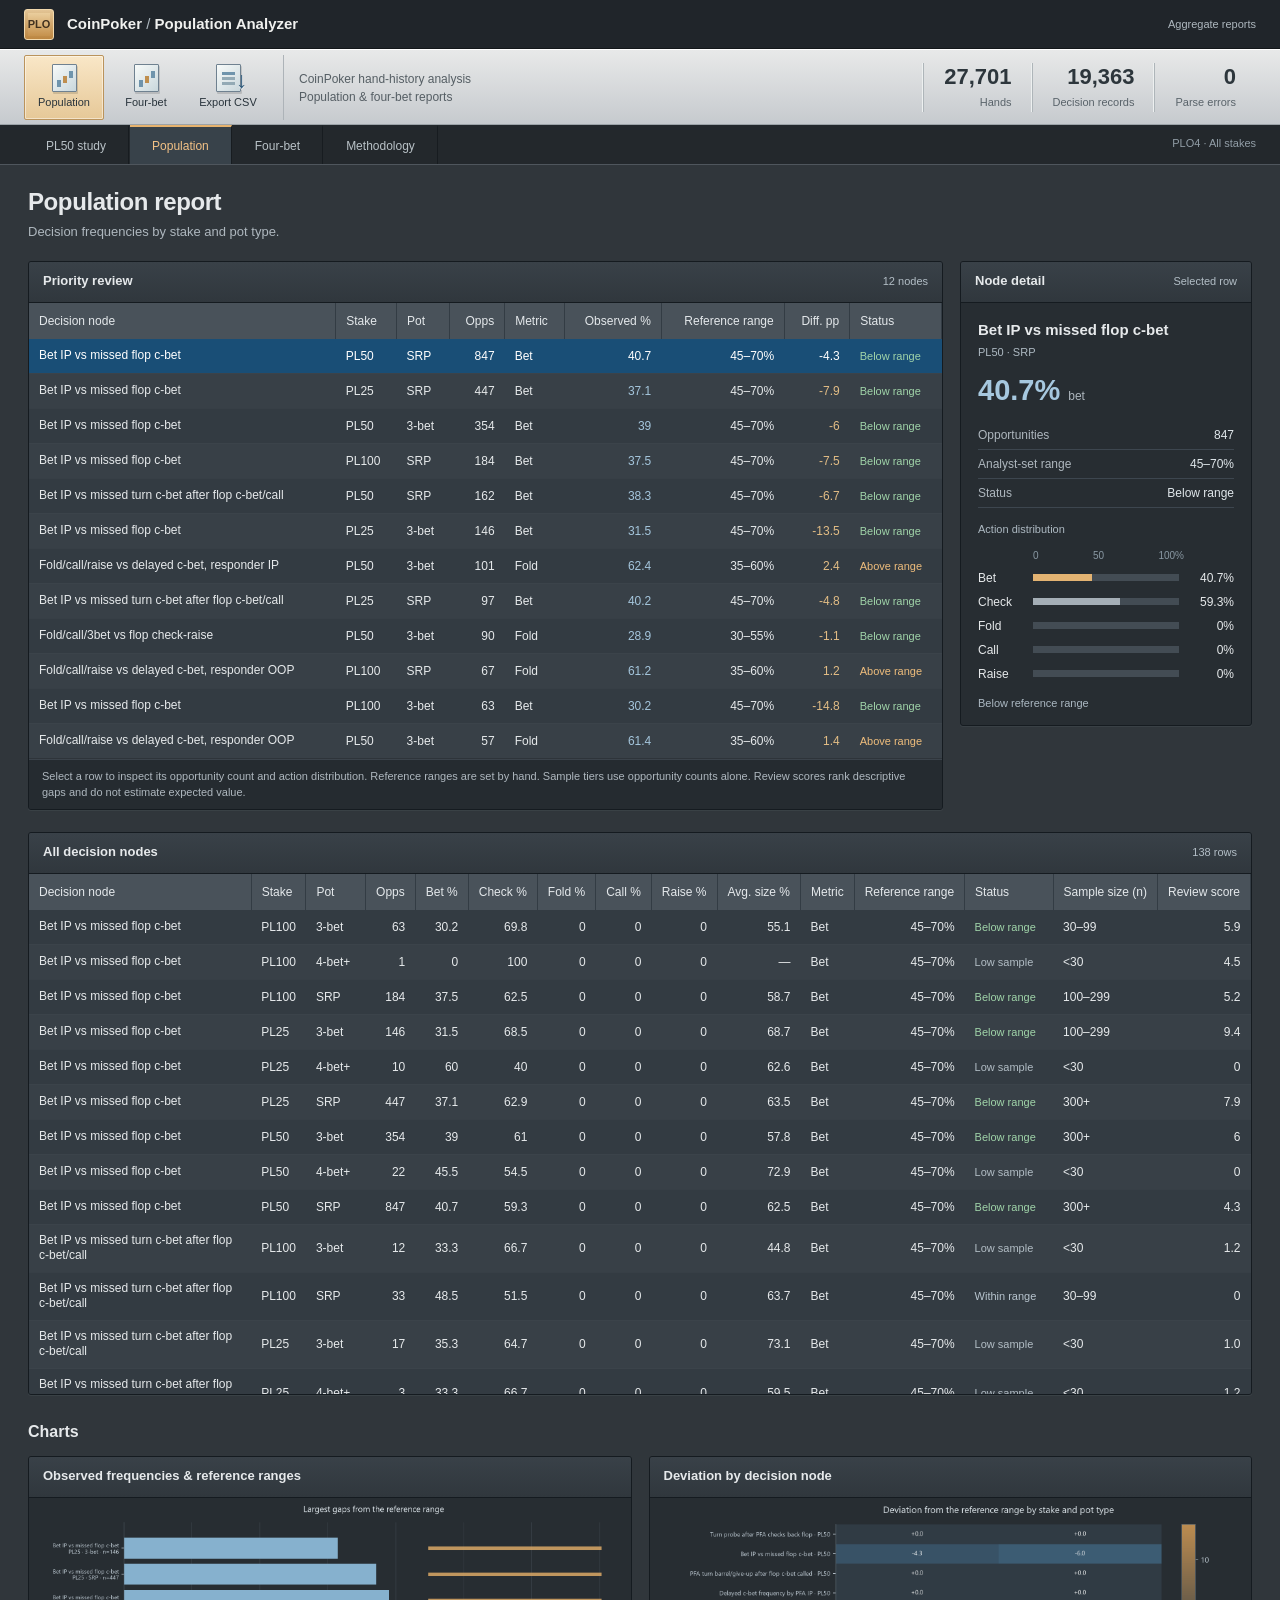
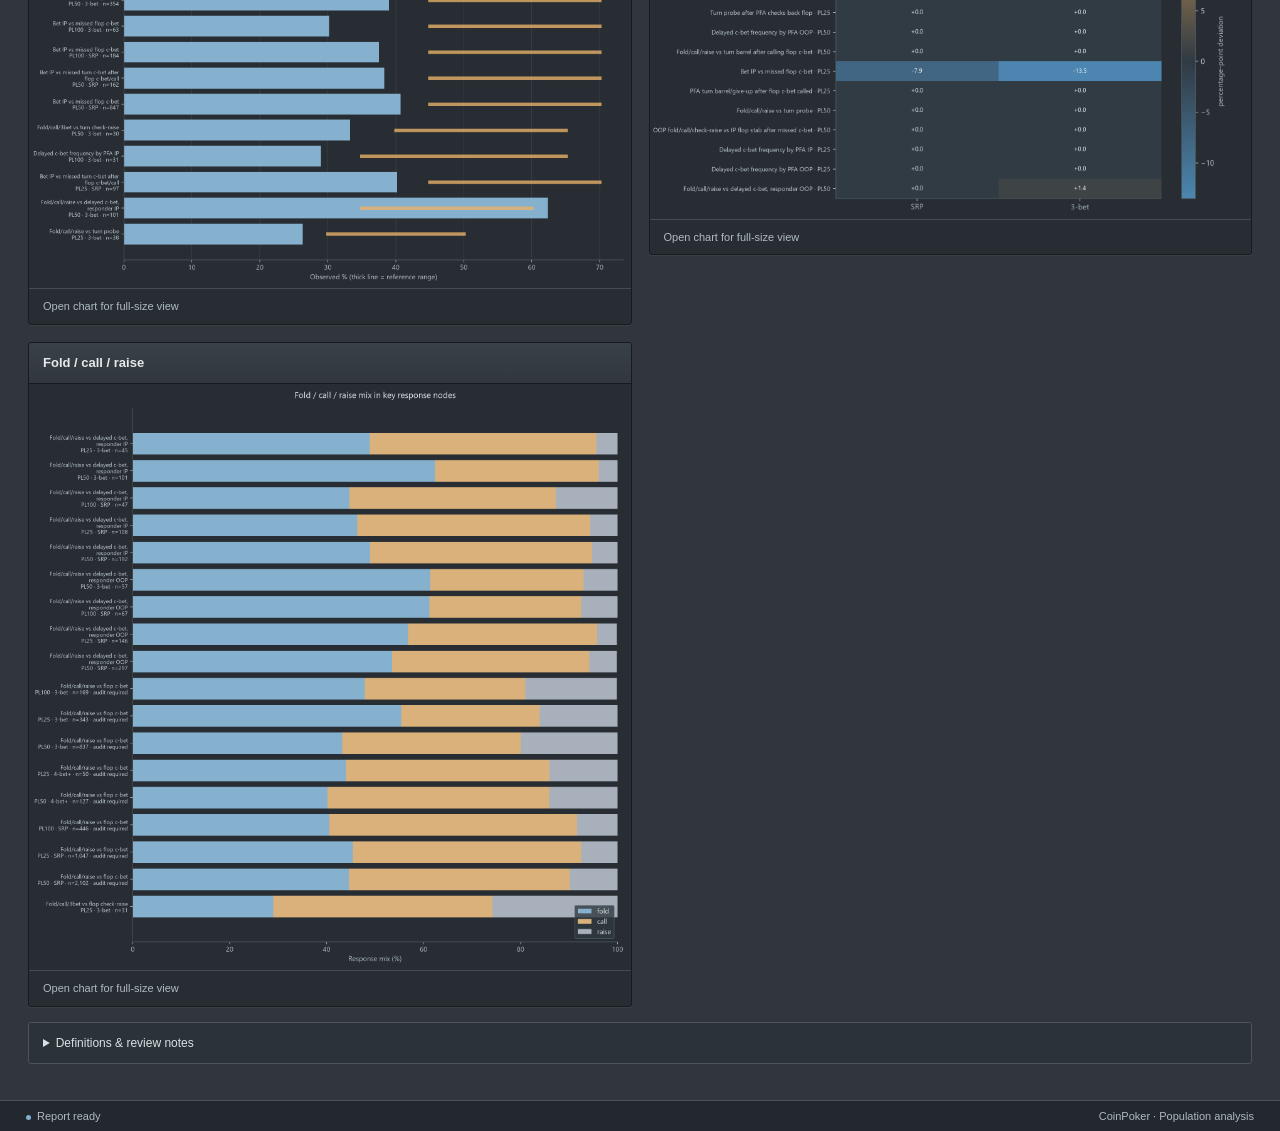
<file: docs/demo/pool_dashboard.html>
<!doctype html>
<html lang="en"><head><meta charset="utf-8"><meta name="viewport" content="width=device-width, initial-scale=1">
<title>Population report · CoinPoker PLO</title><link rel="stylesheet" href="../assets/site.css"><link rel="icon" href="../assets/favicon.svg"></head>
<body><header>
<div class="titlebar"><span class="app-mark" aria-hidden="true">PLO</span>
<div class="app-name">CoinPoker <span>/</span> Population Analyzer</div><span class="local-label">Aggregate reports</span></div>
<div class="ribbon"><div class="ribbon-tools"><a class="ribbon-tool current" href="../demo/pool_dashboard.html"><span class="tool-icon chart" aria-hidden="true"></span>Population</a><a class="ribbon-tool" href="../demo/fourbet_dashboard.html"><span class="tool-icon chart" aria-hidden="true"></span>Four-bet</a><a class="ribbon-tool" href="pool_summary.csv" download><span class="tool-icon export" aria-hidden="true"></span>Export CSV</a></div><div class="run-description">CoinPoker hand-history analysis<br>Population &amp; four-bet reports</div>
<div class="metrics"><div class="metric"><strong>27,701</strong><span>Hands</span></div><div class="metric"><strong>19,363</strong><span>Decision records</span></div><div class="metric"><strong>0</strong><span>Parse errors</span></div></div></div>
<nav class="tabs" aria-label="Report navigation"><a href="../index.html">PL50 study</a><a href="../demo/pool_dashboard.html" aria-current=page>Population</a><a href="../demo/fourbet_dashboard.html">Four-bet</a><a href="../methodology.html">Methodology</a><span class="tab-end">PLO4 · All stakes</span></nav>
</header><main id="overview"><div class="page-heading"><div><h1>Population report</h1><p>Decision frequencies by stake and pot type.</p></div></div>
<div class="report-grid"><section class="panel "><div class="panel-head"><h2>Priority review</h2><span class="meta">12 nodes</span></div><div class="table-wrap" tabindex="0" aria-label="Scrollable results"><table class="data-table selectable" data-review-table data-detail="node-detail"><thead><tr><th scope="col">Decision node</th><th scope="col">Stake</th><th scope="col">Pot</th><th scope="col" class="numeric">Opps</th><th scope="col">Metric</th><th scope="col" class="numeric">Observed %</th><th scope="col" class="numeric">Reference range</th><th scope="col" class="numeric">Diff. pp</th><th scope="col">Status</th></tr></thead><tbody><tr tabindex="0" aria-selected="true" data-detail="{&quot;name&quot;: &quot;Bet IP vs missed flop c-bet&quot;, &quot;context&quot;: &quot;PL50 \u00b7 SRP&quot;, &quot;observed&quot;: &quot;40.7%&quot;, &quot;metric&quot;: &quot;bet&quot;, &quot;opportunities&quot;: &quot;847&quot;, &quot;reference_range&quot;: &quot;45\u201370%&quot;, &quot;status&quot;: &quot;Below range&quot;, &quot;note&quot;: &quot;Below reference range&quot;, &quot;bet&quot;: &quot;40.7%&quot;, &quot;check&quot;: &quot;59.3%&quot;, &quot;fold&quot;: &quot;0%&quot;, &quot;call&quot;: &quot;0%&quot;, &quot;raise&quot;: &quot;0%&quot;}"><td class="spot-cell"><span title="BET_IP_VS_MISSED_FLOP_CB">Bet IP vs missed flop c-bet</span></td><td class="">PL50</td><td class="">SRP</td><td class="numeric">847</td><td class="">Bet</td><td class="numeric blue">40.7</td><td class="numeric">45–70%</td><td class="numeric accent">-4.3</td><td class=""><span class="status low">Below range</span></td></tr><tr tabindex="-1" aria-selected="false" data-detail="{&quot;name&quot;: &quot;Bet IP vs missed flop c-bet&quot;, &quot;context&quot;: &quot;PL25 \u00b7 SRP&quot;, &quot;observed&quot;: &quot;37.1%&quot;, &quot;metric&quot;: &quot;bet&quot;, &quot;opportunities&quot;: &quot;447&quot;, &quot;reference_range&quot;: &quot;45\u201370%&quot;, &quot;status&quot;: &quot;Below range&quot;, &quot;note&quot;: &quot;Below reference range&quot;, &quot;bet&quot;: &quot;37.1%&quot;, &quot;check&quot;: &quot;62.9%&quot;, &quot;fold&quot;: &quot;0%&quot;, &quot;call&quot;: &quot;0%&quot;, &quot;raise&quot;: &quot;0%&quot;}"><td class="spot-cell"><span title="BET_IP_VS_MISSED_FLOP_CB">Bet IP vs missed flop c-bet</span></td><td class="">PL25</td><td class="">SRP</td><td class="numeric">447</td><td class="">Bet</td><td class="numeric blue">37.1</td><td class="numeric">45–70%</td><td class="numeric accent">-7.9</td><td class=""><span class="status low">Below range</span></td></tr><tr tabindex="-1" aria-selected="false" data-detail="{&quot;name&quot;: &quot;Bet IP vs missed flop c-bet&quot;, &quot;context&quot;: &quot;PL50 \u00b7 3-bet&quot;, &quot;observed&quot;: &quot;39%&quot;, &quot;metric&quot;: &quot;bet&quot;, &quot;opportunities&quot;: &quot;354&quot;, &quot;reference_range&quot;: &quot;45\u201370%&quot;, &quot;status&quot;: &quot;Below range&quot;, &quot;note&quot;: &quot;Below reference range&quot;, &quot;bet&quot;: &quot;39%&quot;, &quot;check&quot;: &quot;61%&quot;, &quot;fold&quot;: &quot;0%&quot;, &quot;call&quot;: &quot;0%&quot;, &quot;raise&quot;: &quot;0%&quot;}"><td class="spot-cell"><span title="BET_IP_VS_MISSED_FLOP_CB">Bet IP vs missed flop c-bet</span></td><td class="">PL50</td><td class="">3-bet</td><td class="numeric">354</td><td class="">Bet</td><td class="numeric blue">39</td><td class="numeric">45–70%</td><td class="numeric accent">-6</td><td class=""><span class="status low">Below range</span></td></tr><tr tabindex="-1" aria-selected="false" data-detail="{&quot;name&quot;: &quot;Bet IP vs missed flop c-bet&quot;, &quot;context&quot;: &quot;PL100 \u00b7 SRP&quot;, &quot;observed&quot;: &quot;37.5%&quot;, &quot;metric&quot;: &quot;bet&quot;, &quot;opportunities&quot;: &quot;184&quot;, &quot;reference_range&quot;: &quot;45\u201370%&quot;, &quot;status&quot;: &quot;Below range&quot;, &quot;note&quot;: &quot;Below reference range&quot;, &quot;bet&quot;: &quot;37.5%&quot;, &quot;check&quot;: &quot;62.5%&quot;, &quot;fold&quot;: &quot;0%&quot;, &quot;call&quot;: &quot;0%&quot;, &quot;raise&quot;: &quot;0%&quot;}"><td class="spot-cell"><span title="BET_IP_VS_MISSED_FLOP_CB">Bet IP vs missed flop c-bet</span></td><td class="">PL100</td><td class="">SRP</td><td class="numeric">184</td><td class="">Bet</td><td class="numeric blue">37.5</td><td class="numeric">45–70%</td><td class="numeric accent">-7.5</td><td class=""><span class="status low">Below range</span></td></tr><tr tabindex="-1" aria-selected="false" data-detail="{&quot;name&quot;: &quot;Bet IP vs missed turn c-bet after flop c-bet/call&quot;, &quot;context&quot;: &quot;PL50 \u00b7 SRP&quot;, &quot;observed&quot;: &quot;38.3%&quot;, &quot;metric&quot;: &quot;bet&quot;, &quot;opportunities&quot;: &quot;162&quot;, &quot;reference_range&quot;: &quot;45\u201370%&quot;, &quot;status&quot;: &quot;Below range&quot;, &quot;note&quot;: &quot;Below reference range&quot;, &quot;bet&quot;: &quot;38.3%&quot;, &quot;check&quot;: &quot;61.7%&quot;, &quot;fold&quot;: &quot;0%&quot;, &quot;call&quot;: &quot;0%&quot;, &quot;raise&quot;: &quot;0%&quot;}"><td class="spot-cell"><span title="BET_IP_VS_MISSED_TURN_CB">Bet IP vs missed turn c-bet after flop c-bet/call</span></td><td class="">PL50</td><td class="">SRP</td><td class="numeric">162</td><td class="">Bet</td><td class="numeric blue">38.3</td><td class="numeric">45–70%</td><td class="numeric accent">-6.7</td><td class=""><span class="status low">Below range</span></td></tr><tr tabindex="-1" aria-selected="false" data-detail="{&quot;name&quot;: &quot;Bet IP vs missed flop c-bet&quot;, &quot;context&quot;: &quot;PL25 \u00b7 3-bet&quot;, &quot;observed&quot;: &quot;31.5%&quot;, &quot;metric&quot;: &quot;bet&quot;, &quot;opportunities&quot;: &quot;146&quot;, &quot;reference_range&quot;: &quot;45\u201370%&quot;, &quot;status&quot;: &quot;Below range&quot;, &quot;note&quot;: &quot;Below reference range&quot;, &quot;bet&quot;: &quot;31.5%&quot;, &quot;check&quot;: &quot;68.5%&quot;, &quot;fold&quot;: &quot;0%&quot;, &quot;call&quot;: &quot;0%&quot;, &quot;raise&quot;: &quot;0%&quot;}"><td class="spot-cell"><span title="BET_IP_VS_MISSED_FLOP_CB">Bet IP vs missed flop c-bet</span></td><td class="">PL25</td><td class="">3-bet</td><td class="numeric">146</td><td class="">Bet</td><td class="numeric blue">31.5</td><td class="numeric">45–70%</td><td class="numeric accent">-13.5</td><td class=""><span class="status low">Below range</span></td></tr><tr tabindex="-1" aria-selected="false" data-detail="{&quot;name&quot;: &quot;Fold/call/raise vs delayed c-bet, responder IP&quot;, &quot;context&quot;: &quot;PL50 \u00b7 3-bet&quot;, &quot;observed&quot;: &quot;62.4%&quot;, &quot;metric&quot;: &quot;fold&quot;, &quot;opportunities&quot;: &quot;101&quot;, &quot;reference_range&quot;: &quot;35\u201360%&quot;, &quot;status&quot;: &quot;Above range&quot;, &quot;note&quot;: &quot;Above reference range&quot;, &quot;bet&quot;: &quot;0%&quot;, &quot;check&quot;: &quot;0%&quot;, &quot;fold&quot;: &quot;62.4%&quot;, &quot;call&quot;: &quot;33.7%&quot;, &quot;raise&quot;: &quot;4%&quot;}"><td class="spot-cell"><span title="FOLD_TO_DELAYED_CBET_IP">Fold/call/raise vs delayed c-bet, responder IP</span></td><td class="">PL50</td><td class="">3-bet</td><td class="numeric">101</td><td class="">Fold</td><td class="numeric blue">62.4</td><td class="numeric">35–60%</td><td class="numeric accent">2.4</td><td class=""><span class="status high">Above range</span></td></tr><tr tabindex="-1" aria-selected="false" data-detail="{&quot;name&quot;: &quot;Bet IP vs missed turn c-bet after flop c-bet/call&quot;, &quot;context&quot;: &quot;PL25 \u00b7 SRP&quot;, &quot;observed&quot;: &quot;40.2%&quot;, &quot;metric&quot;: &quot;bet&quot;, &quot;opportunities&quot;: &quot;97&quot;, &quot;reference_range&quot;: &quot;45\u201370%&quot;, &quot;status&quot;: &quot;Below range&quot;, &quot;note&quot;: &quot;Below reference range&quot;, &quot;bet&quot;: &quot;40.2%&quot;, &quot;check&quot;: &quot;59.8%&quot;, &quot;fold&quot;: &quot;0%&quot;, &quot;call&quot;: &quot;0%&quot;, &quot;raise&quot;: &quot;0%&quot;}"><td class="spot-cell"><span title="BET_IP_VS_MISSED_TURN_CB">Bet IP vs missed turn c-bet after flop c-bet/call</span></td><td class="">PL25</td><td class="">SRP</td><td class="numeric">97</td><td class="">Bet</td><td class="numeric blue">40.2</td><td class="numeric">45–70%</td><td class="numeric accent">-4.8</td><td class=""><span class="status low">Below range</span></td></tr><tr tabindex="-1" aria-selected="false" data-detail="{&quot;name&quot;: &quot;Fold/call/3bet vs flop check-raise&quot;, &quot;context&quot;: &quot;PL50 \u00b7 3-bet&quot;, &quot;observed&quot;: &quot;28.9%&quot;, &quot;metric&quot;: &quot;fold&quot;, &quot;opportunities&quot;: &quot;90&quot;, &quot;reference_range&quot;: &quot;30\u201355%&quot;, &quot;status&quot;: &quot;Below range&quot;, &quot;note&quot;: &quot;Below reference range&quot;, &quot;bet&quot;: &quot;0%&quot;, &quot;check&quot;: &quot;0%&quot;, &quot;fold&quot;: &quot;28.9%&quot;, &quot;call&quot;: &quot;41.1%&quot;, &quot;raise&quot;: &quot;30%&quot;}"><td class="spot-cell"><span title="FOLD_TO_FLOP_CHECK_RAISE">Fold/call/3bet vs flop check-raise</span></td><td class="">PL50</td><td class="">3-bet</td><td class="numeric">90</td><td class="">Fold</td><td class="numeric blue">28.9</td><td class="numeric">30–55%</td><td class="numeric accent">-1.1</td><td class=""><span class="status low">Below range</span></td></tr><tr tabindex="-1" aria-selected="false" data-detail="{&quot;name&quot;: &quot;Fold/call/raise vs delayed c-bet, responder OOP&quot;, &quot;context&quot;: &quot;PL100 \u00b7 SRP&quot;, &quot;observed&quot;: &quot;61.2%&quot;, &quot;metric&quot;: &quot;fold&quot;, &quot;opportunities&quot;: &quot;67&quot;, &quot;reference_range&quot;: &quot;35\u201360%&quot;, &quot;status&quot;: &quot;Above range&quot;, &quot;note&quot;: &quot;Above reference range&quot;, &quot;bet&quot;: &quot;0%&quot;, &quot;check&quot;: &quot;0%&quot;, &quot;fold&quot;: &quot;61.2%&quot;, &quot;call&quot;: &quot;31.3%&quot;, &quot;raise&quot;: &quot;7.5%&quot;}"><td class="spot-cell"><span title="FOLD_TO_DELAYED_CBET_OOP">Fold/call/raise vs delayed c-bet, responder OOP</span></td><td class="">PL100</td><td class="">SRP</td><td class="numeric">67</td><td class="">Fold</td><td class="numeric blue">61.2</td><td class="numeric">35–60%</td><td class="numeric accent">1.2</td><td class=""><span class="status high">Above range</span></td></tr><tr tabindex="-1" aria-selected="false" data-detail="{&quot;name&quot;: &quot;Bet IP vs missed flop c-bet&quot;, &quot;context&quot;: &quot;PL100 \u00b7 3-bet&quot;, &quot;observed&quot;: &quot;30.2%&quot;, &quot;metric&quot;: &quot;bet&quot;, &quot;opportunities&quot;: &quot;63&quot;, &quot;reference_range&quot;: &quot;45\u201370%&quot;, &quot;status&quot;: &quot;Below range&quot;, &quot;note&quot;: &quot;Below reference range&quot;, &quot;bet&quot;: &quot;30.2%&quot;, &quot;check&quot;: &quot;69.8%&quot;, &quot;fold&quot;: &quot;0%&quot;, &quot;call&quot;: &quot;0%&quot;, &quot;raise&quot;: &quot;0%&quot;}"><td class="spot-cell"><span title="BET_IP_VS_MISSED_FLOP_CB">Bet IP vs missed flop c-bet</span></td><td class="">PL100</td><td class="">3-bet</td><td class="numeric">63</td><td class="">Bet</td><td class="numeric blue">30.2</td><td class="numeric">45–70%</td><td class="numeric accent">-14.8</td><td class=""><span class="status low">Below range</span></td></tr><tr tabindex="-1" aria-selected="false" data-detail="{&quot;name&quot;: &quot;Fold/call/raise vs delayed c-bet, responder OOP&quot;, &quot;context&quot;: &quot;PL50 \u00b7 3-bet&quot;, &quot;observed&quot;: &quot;61.4%&quot;, &quot;metric&quot;: &quot;fold&quot;, &quot;opportunities&quot;: &quot;57&quot;, &quot;reference_range&quot;: &quot;35\u201360%&quot;, &quot;status&quot;: &quot;Above range&quot;, &quot;note&quot;: &quot;Above reference range&quot;, &quot;bet&quot;: &quot;0%&quot;, &quot;check&quot;: &quot;0%&quot;, &quot;fold&quot;: &quot;61.4%&quot;, &quot;call&quot;: &quot;31.6%&quot;, &quot;raise&quot;: &quot;7%&quot;}"><td class="spot-cell"><span title="FOLD_TO_DELAYED_CBET_OOP">Fold/call/raise vs delayed c-bet, responder OOP</span></td><td class="">PL50</td><td class="">3-bet</td><td class="numeric">57</td><td class="">Fold</td><td class="numeric blue">61.4</td><td class="numeric">35–60%</td><td class="numeric accent">1.4</td><td class=""><span class="status high">Above range</span></td></tr></tbody></table></div><p class="panel-note">Select a row to inspect its opportunity count and action distribution. Reference ranges are set by hand. Sample tiers use opportunity counts alone. Review scores rank descriptive gaps and do not estimate expected value.</p></section><aside class="sticky"><section class="panel "><div class="panel-head"><h2>Node detail</h2><span class="meta">Selected row</span></div><div id="node-detail" class="spot-detail" aria-live="polite"><h3><span data-field="name">Bet IP vs missed flop c-bet</span></h3><div class="detail-context"><span data-field="context">PL50 · SRP</span></div><div class="detail-result"><strong><span data-field="observed">40.7%</span></strong><span data-field="metric">bet</span></div><div class="stat-row"><span>Opportunities</span><strong><span data-field="opportunities">847</span></strong></div><div class="stat-row"><span>Analyst-set range</span><strong><span data-field="reference_range">45–70%</span></strong></div><div class="stat-row"><span>Status</span><strong><span data-field="status">Below range</span></strong></div><div class="mini-title">Action distribution</div><div class="mini-chart"><div class="axis"><span>0</span><span>50</span><span>100%</span></div><div class="bar-row"><span>Bet</span><div class="track"><i data-bar="bet" style="width:40.7%"></i></div><b><span data-field="bet">40.7%</span></b></div><div class="bar-row"><span>Check</span><div class="track"><i data-bar="check" style="width:59.3%"></i></div><b><span data-field="check">59.3%</span></b></div><div class="bar-row"><span>Fold</span><div class="track"><i data-bar="fold" style="width:0%"></i></div><b><span data-field="fold">0%</span></b></div><div class="bar-row"><span>Call</span><div class="track"><i data-bar="call" style="width:0%"></i></div><b><span data-field="call">0%</span></b></div><div class="bar-row"><span>Raise</span><div class="track"><i data-bar="raise" style="width:0%"></i></div><b><span data-field="raise">0%</span></b></div></div><p class="detail-note"><span data-field="note">Below reference range</span></p></div></section></aside></div><div class="subsection"><section class="panel "><div class="panel-head"><h2>All decision nodes</h2><span class="meta">138 rows</span></div><div class="table-wrap" tabindex="0" aria-label="Scrollable results"><table class="data-table"><thead><tr><th scope="col">Decision node</th><th scope="col">Stake</th><th scope="col">Pot</th><th scope="col" class="numeric">Opps</th><th scope="col" class="numeric">Bet %</th><th scope="col" class="numeric">Check %</th><th scope="col" class="numeric">Fold %</th><th scope="col" class="numeric">Call %</th><th scope="col" class="numeric">Raise %</th><th scope="col" class="numeric">Avg. size %</th><th scope="col">Metric</th><th scope="col" class="numeric">Reference range</th><th scope="col">Status</th><th scope="col">Sample size (n)</th><th scope="col" class="numeric">Review score</th></tr></thead><tbody><tr><td class="spot-cell"><span title="BET_IP_VS_MISSED_FLOP_CB">Bet IP vs missed flop c-bet</span></td><td class="">PL100</td><td class="">3-bet</td><td class="numeric">63</td><td class="numeric">30.2</td><td class="numeric">69.8</td><td class="numeric">0</td><td class="numeric">0</td><td class="numeric">0</td><td class="numeric">55.1</td><td class="">Bet</td><td class="numeric">45–70%</td><td class=""><span class="status low">Below range</span></td><td class="">30–99</td><td class="numeric">5.9</td></tr><tr><td class="spot-cell"><span title="BET_IP_VS_MISSED_FLOP_CB">Bet IP vs missed flop c-bet</span></td><td class="">PL100</td><td class="">4-bet+</td><td class="numeric">1</td><td class="numeric">0</td><td class="numeric">100</td><td class="numeric">0</td><td class="numeric">0</td><td class="numeric">0</td><td class="numeric">—</td><td class="">Bet</td><td class="numeric">45–70%</td><td class=""><span class="status low_sample">Low sample</span></td><td class="">&lt;30</td><td class="numeric">4.5</td></tr><tr><td class="spot-cell"><span title="BET_IP_VS_MISSED_FLOP_CB">Bet IP vs missed flop c-bet</span></td><td class="">PL100</td><td class="">SRP</td><td class="numeric">184</td><td class="numeric">37.5</td><td class="numeric">62.5</td><td class="numeric">0</td><td class="numeric">0</td><td class="numeric">0</td><td class="numeric">58.7</td><td class="">Bet</td><td class="numeric">45–70%</td><td class=""><span class="status low">Below range</span></td><td class="">100–299</td><td class="numeric">5.2</td></tr><tr><td class="spot-cell"><span title="BET_IP_VS_MISSED_FLOP_CB">Bet IP vs missed flop c-bet</span></td><td class="">PL25</td><td class="">3-bet</td><td class="numeric">146</td><td class="numeric">31.5</td><td class="numeric">68.5</td><td class="numeric">0</td><td class="numeric">0</td><td class="numeric">0</td><td class="numeric">68.7</td><td class="">Bet</td><td class="numeric">45–70%</td><td class=""><span class="status low">Below range</span></td><td class="">100–299</td><td class="numeric">9.4</td></tr><tr><td class="spot-cell"><span title="BET_IP_VS_MISSED_FLOP_CB">Bet IP vs missed flop c-bet</span></td><td class="">PL25</td><td class="">4-bet+</td><td class="numeric">10</td><td class="numeric">60</td><td class="numeric">40</td><td class="numeric">0</td><td class="numeric">0</td><td class="numeric">0</td><td class="numeric">62.6</td><td class="">Bet</td><td class="numeric">45–70%</td><td class=""><span class="status low_sample">Low sample</span></td><td class="">&lt;30</td><td class="numeric">0</td></tr><tr><td class="spot-cell"><span title="BET_IP_VS_MISSED_FLOP_CB">Bet IP vs missed flop c-bet</span></td><td class="">PL25</td><td class="">SRP</td><td class="numeric">447</td><td class="numeric">37.1</td><td class="numeric">62.9</td><td class="numeric">0</td><td class="numeric">0</td><td class="numeric">0</td><td class="numeric">63.5</td><td class="">Bet</td><td class="numeric">45–70%</td><td class=""><span class="status low">Below range</span></td><td class="">300+</td><td class="numeric">7.9</td></tr><tr><td class="spot-cell"><span title="BET_IP_VS_MISSED_FLOP_CB">Bet IP vs missed flop c-bet</span></td><td class="">PL50</td><td class="">3-bet</td><td class="numeric">354</td><td class="numeric">39</td><td class="numeric">61</td><td class="numeric">0</td><td class="numeric">0</td><td class="numeric">0</td><td class="numeric">57.8</td><td class="">Bet</td><td class="numeric">45–70%</td><td class=""><span class="status low">Below range</span></td><td class="">300+</td><td class="numeric">6</td></tr><tr><td class="spot-cell"><span title="BET_IP_VS_MISSED_FLOP_CB">Bet IP vs missed flop c-bet</span></td><td class="">PL50</td><td class="">4-bet+</td><td class="numeric">22</td><td class="numeric">45.5</td><td class="numeric">54.5</td><td class="numeric">0</td><td class="numeric">0</td><td class="numeric">0</td><td class="numeric">72.9</td><td class="">Bet</td><td class="numeric">45–70%</td><td class=""><span class="status low_sample">Low sample</span></td><td class="">&lt;30</td><td class="numeric">0</td></tr><tr><td class="spot-cell"><span title="BET_IP_VS_MISSED_FLOP_CB">Bet IP vs missed flop c-bet</span></td><td class="">PL50</td><td class="">SRP</td><td class="numeric">847</td><td class="numeric">40.7</td><td class="numeric">59.3</td><td class="numeric">0</td><td class="numeric">0</td><td class="numeric">0</td><td class="numeric">62.5</td><td class="">Bet</td><td class="numeric">45–70%</td><td class=""><span class="status low">Below range</span></td><td class="">300+</td><td class="numeric">4.3</td></tr><tr><td class="spot-cell"><span title="BET_IP_VS_MISSED_TURN_CB">Bet IP vs missed turn c-bet after flop c-bet/call</span></td><td class="">PL100</td><td class="">3-bet</td><td class="numeric">12</td><td class="numeric">33.3</td><td class="numeric">66.7</td><td class="numeric">0</td><td class="numeric">0</td><td class="numeric">0</td><td class="numeric">44.8</td><td class="">Bet</td><td class="numeric">45–70%</td><td class=""><span class="status low_sample">Low sample</span></td><td class="">&lt;30</td><td class="numeric">1.2</td></tr><tr><td class="spot-cell"><span title="BET_IP_VS_MISSED_TURN_CB">Bet IP vs missed turn c-bet after flop c-bet/call</span></td><td class="">PL100</td><td class="">SRP</td><td class="numeric">33</td><td class="numeric">48.5</td><td class="numeric">51.5</td><td class="numeric">0</td><td class="numeric">0</td><td class="numeric">0</td><td class="numeric">63.7</td><td class="">Bet</td><td class="numeric">45–70%</td><td class=""><span class="status ok">Within range</span></td><td class="">30–99</td><td class="numeric">0</td></tr><tr><td class="spot-cell"><span title="BET_IP_VS_MISSED_TURN_CB">Bet IP vs missed turn c-bet after flop c-bet/call</span></td><td class="">PL25</td><td class="">3-bet</td><td class="numeric">17</td><td class="numeric">35.3</td><td class="numeric">64.7</td><td class="numeric">0</td><td class="numeric">0</td><td class="numeric">0</td><td class="numeric">73.1</td><td class="">Bet</td><td class="numeric">45–70%</td><td class=""><span class="status low_sample">Low sample</span></td><td class="">&lt;30</td><td class="numeric">1.0</td></tr><tr><td class="spot-cell"><span title="BET_IP_VS_MISSED_TURN_CB">Bet IP vs missed turn c-bet after flop c-bet/call</span></td><td class="">PL25</td><td class="">4-bet+</td><td class="numeric">3</td><td class="numeric">33.3</td><td class="numeric">66.7</td><td class="numeric">0</td><td class="numeric">0</td><td class="numeric">0</td><td class="numeric">59.5</td><td class="">Bet</td><td class="numeric">45–70%</td><td class=""><span class="status low_sample">Low sample</span></td><td class="">&lt;30</td><td class="numeric">1.2</td></tr><tr><td class="spot-cell"><span title="BET_IP_VS_MISSED_TURN_CB">Bet IP vs missed turn c-bet after flop c-bet/call</span></td><td class="">PL25</td><td class="">SRP</td><td class="numeric">97</td><td class="numeric">40.2</td><td class="numeric">59.8</td><td class="numeric">0</td><td class="numeric">0</td><td class="numeric">0</td><td class="numeric">62.3</td><td class="">Bet</td><td class="numeric">45–70%</td><td class=""><span class="status low">Below range</span></td><td class="">30–99</td><td class="numeric">1.9</td></tr><tr><td class="spot-cell"><span title="BET_IP_VS_MISSED_TURN_CB">Bet IP vs missed turn c-bet after flop c-bet/call</span></td><td class="">PL50</td><td class="">3-bet</td><td class="numeric">74</td><td class="numeric">50</td><td class="numeric">50</td><td class="numeric">0</td><td class="numeric">0</td><td class="numeric">0</td><td class="numeric">58.3</td><td class="">Bet</td><td class="numeric">45–70%</td><td class=""><span class="status ok">Within range</span></td><td class="">30–99</td><td class="numeric">0</td></tr><tr><td class="spot-cell"><span title="BET_IP_VS_MISSED_TURN_CB">Bet IP vs missed turn c-bet after flop c-bet/call</span></td><td class="">PL50</td><td class="">4-bet+</td><td class="numeric">2</td><td class="numeric">50</td><td class="numeric">50</td><td class="numeric">0</td><td class="numeric">0</td><td class="numeric">0</td><td class="numeric">100</td><td class="">Bet</td><td class="numeric">45–70%</td><td class=""><span class="status low_sample">Low sample</span></td><td class="">&lt;30</td><td class="numeric">0</td></tr><tr><td class="spot-cell"><span title="BET_IP_VS_MISSED_TURN_CB">Bet IP vs missed turn c-bet after flop c-bet/call</span></td><td class="">PL50</td><td class="">SRP</td><td class="numeric">162</td><td class="numeric">38.3</td><td class="numeric">61.7</td><td class="numeric">0</td><td class="numeric">0</td><td class="numeric">0</td><td class="numeric">61</td><td class="">Bet</td><td class="numeric">45–70%</td><td class=""><span class="status low">Below range</span></td><td class="">100–299</td><td class="numeric">4.7</td></tr><tr><td class="spot-cell"><span title="DELAYED_CBET_IP">Delayed c-bet frequency by PFA IP</span></td><td class="">PL100</td><td class="">3-bet</td><td class="numeric">31</td><td class="numeric">29</td><td class="numeric">71</td><td class="numeric">0</td><td class="numeric">0</td><td class="numeric">0</td><td class="numeric">60.4</td><td class="">Bet</td><td class="numeric">35–65%</td><td class=""><span class="status low">Below range</span></td><td class="">30–99</td><td class="numeric">2.4</td></tr><tr><td class="spot-cell"><span title="DELAYED_CBET_IP">Delayed c-bet frequency by PFA IP</span></td><td class="">PL100</td><td class="">4-bet+</td><td class="numeric">1</td><td class="numeric">0</td><td class="numeric">100</td><td class="numeric">0</td><td class="numeric">0</td><td class="numeric">0</td><td class="numeric">—</td><td class="">Bet</td><td class="numeric">35–65%</td><td class=""><span class="status low_sample">Low sample</span></td><td class="">&lt;30</td><td class="numeric">3.5</td></tr><tr><td class="spot-cell"><span title="DELAYED_CBET_IP">Delayed c-bet frequency by PFA IP</span></td><td class="">PL100</td><td class="">SRP</td><td class="numeric">142</td><td class="numeric">45.1</td><td class="numeric">54.9</td><td class="numeric">0</td><td class="numeric">0</td><td class="numeric">0</td><td class="numeric">59.4</td><td class="">Bet</td><td class="numeric">35–65%</td><td class=""><span class="status ok">Within range</span></td><td class="">100–299</td><td class="numeric">0</td></tr><tr><td class="spot-cell"><span title="DELAYED_CBET_IP">Delayed c-bet frequency by PFA IP</span></td><td class="">PL25</td><td class="">3-bet</td><td class="numeric">60</td><td class="numeric">45</td><td class="numeric">55</td><td class="numeric">0</td><td class="numeric">0</td><td class="numeric">0</td><td class="numeric">54.8</td><td class="">Bet</td><td class="numeric">35–65%</td><td class=""><span class="status ok">Within range</span></td><td class="">30–99</td><td class="numeric">0</td></tr><tr><td class="spot-cell"><span title="DELAYED_CBET_IP">Delayed c-bet frequency by PFA IP</span></td><td class="">PL25</td><td class="">4-bet+</td><td class="numeric">2</td><td class="numeric">0</td><td class="numeric">100</td><td class="numeric">0</td><td class="numeric">0</td><td class="numeric">0</td><td class="numeric">—</td><td class="">Bet</td><td class="numeric">35–65%</td><td class=""><span class="status low_sample">Low sample</span></td><td class="">&lt;30</td><td class="numeric">3.5</td></tr><tr><td class="spot-cell"><span title="DELAYED_CBET_IP">Delayed c-bet frequency by PFA IP</span></td><td class="">PL25</td><td class="">SRP</td><td class="numeric">355</td><td class="numeric">36.9</td><td class="numeric">63.1</td><td class="numeric">0</td><td class="numeric">0</td><td class="numeric">0</td><td class="numeric">62.7</td><td class="">Bet</td><td class="numeric">35–65%</td><td class=""><span class="status ok">Within range</span></td><td class="">300+</td><td class="numeric">0</td></tr><tr><td class="spot-cell"><span title="DELAYED_CBET_IP">Delayed c-bet frequency by PFA IP</span></td><td class="">PL50</td><td class="">3-bet</td><td class="numeric">121</td><td class="numeric">44.6</td><td class="numeric">55.4</td><td class="numeric">0</td><td class="numeric">0</td><td class="numeric">0</td><td class="numeric">60.5</td><td class="">Bet</td><td class="numeric">35–65%</td><td class=""><span class="status ok">Within range</span></td><td class="">100–299</td><td class="numeric">0</td></tr><tr><td class="spot-cell"><span title="DELAYED_CBET_IP">Delayed c-bet frequency by PFA IP</span></td><td class="">PL50</td><td class="">4-bet+</td><td class="numeric">7</td><td class="numeric">57.1</td><td class="numeric">42.9</td><td class="numeric">0</td><td class="numeric">0</td><td class="numeric">0</td><td class="numeric">61.7</td><td class="">Bet</td><td class="numeric">35–65%</td><td class=""><span class="status low_sample">Low sample</span></td><td class="">&lt;30</td><td class="numeric">0</td></tr><tr><td class="spot-cell"><span title="DELAYED_CBET_IP">Delayed c-bet frequency by PFA IP</span></td><td class="">PL50</td><td class="">SRP</td><td class="numeric">632</td><td class="numeric">42.2</td><td class="numeric">57.8</td><td class="numeric">0</td><td class="numeric">0</td><td class="numeric">0</td><td class="numeric">60.7</td><td class="">Bet</td><td class="numeric">35–65%</td><td class=""><span class="status ok">Within range</span></td><td class="">300+</td><td class="numeric">0</td></tr><tr><td class="spot-cell"><span title="DELAYED_CBET_OOP">Delayed c-bet frequency by PFA OOP</span></td><td class="">PL100</td><td class="">3-bet</td><td class="numeric">39</td><td class="numeric">46.2</td><td class="numeric">53.8</td><td class="numeric">0</td><td class="numeric">0</td><td class="numeric">0</td><td class="numeric">70.4</td><td class="">Bet</td><td class="numeric">35–65%</td><td class=""><span class="status ok">Within range</span></td><td class="">30–99</td><td class="numeric">0</td></tr><tr><td class="spot-cell"><span title="DELAYED_CBET_OOP">Delayed c-bet frequency by PFA OOP</span></td><td class="">PL100</td><td class="">4-bet+</td><td class="numeric">1</td><td class="numeric">0</td><td class="numeric">100</td><td class="numeric">0</td><td class="numeric">0</td><td class="numeric">0</td><td class="numeric">—</td><td class="">Bet</td><td class="numeric">35–65%</td><td class=""><span class="status low_sample">Low sample</span></td><td class="">&lt;30</td><td class="numeric">3.5</td></tr><tr><td class="spot-cell"><span title="DELAYED_CBET_OOP">Delayed c-bet frequency by PFA OOP</span></td><td class="">PL100</td><td class="">SRP</td><td class="numeric">112</td><td class="numeric">42</td><td class="numeric">58</td><td class="numeric">0</td><td class="numeric">0</td><td class="numeric">0</td><td class="numeric">58.9</td><td class="">Bet</td><td class="numeric">35–65%</td><td class=""><span class="status ok">Within range</span></td><td class="">100–299</td><td class="numeric">0</td></tr><tr><td class="spot-cell"><span title="DELAYED_CBET_OOP">Delayed c-bet frequency by PFA OOP</span></td><td class="">PL25</td><td class="">3-bet</td><td class="numeric">89</td><td class="numeric">44.9</td><td class="numeric">55.1</td><td class="numeric">0</td><td class="numeric">0</td><td class="numeric">0</td><td class="numeric">55.9</td><td class="">Bet</td><td class="numeric">35–65%</td><td class=""><span class="status ok">Within range</span></td><td class="">30–99</td><td class="numeric">0</td></tr><tr><td class="spot-cell"><span title="DELAYED_CBET_OOP">Delayed c-bet frequency by PFA OOP</span></td><td class="">PL25</td><td class="">SRP</td><td class="numeric">266</td><td class="numeric">36.8</td><td class="numeric">62.8</td><td class="numeric">0.4</td><td class="numeric">0</td><td class="numeric">0</td><td class="numeric">64.5</td><td class="">Bet</td><td class="numeric">35–65%</td><td class=""><span class="status ok">Within range</span></td><td class="">100–299</td><td class="numeric">0</td></tr><tr><td class="spot-cell"><span title="DELAYED_CBET_OOP">Delayed c-bet frequency by PFA OOP</span></td><td class="">PL50</td><td class="">3-bet</td><td class="numeric">188</td><td class="numeric">52.1</td><td class="numeric">47.9</td><td class="numeric">0</td><td class="numeric">0</td><td class="numeric">0</td><td class="numeric">60.7</td><td class="">Bet</td><td class="numeric">35–65%</td><td class=""><span class="status ok">Within range</span></td><td class="">100–299</td><td class="numeric">0</td></tr><tr><td class="spot-cell"><span title="DELAYED_CBET_OOP">Delayed c-bet frequency by PFA OOP</span></td><td class="">PL50</td><td class="">4-bet+</td><td class="numeric">7</td><td class="numeric">57.1</td><td class="numeric">42.9</td><td class="numeric">0</td><td class="numeric">0</td><td class="numeric">0</td><td class="numeric">58.9</td><td class="">Bet</td><td class="numeric">35–65%</td><td class=""><span class="status low_sample">Low sample</span></td><td class="">&lt;30</td><td class="numeric">0</td></tr><tr><td class="spot-cell"><span title="DELAYED_CBET_OOP">Delayed c-bet frequency by PFA OOP</span></td><td class="">PL50</td><td class="">SRP</td><td class="numeric">501</td><td class="numeric">40.9</td><td class="numeric">59.1</td><td class="numeric">0</td><td class="numeric">0</td><td class="numeric">0</td><td class="numeric">65.2</td><td class="">Bet</td><td class="numeric">35–65%</td><td class=""><span class="status ok">Within range</span></td><td class="">300+</td><td class="numeric">0</td></tr><tr><td class="spot-cell"><span title="FOLD_TO_DELAYED_CBET_IP">Fold/call/raise vs delayed c-bet, responder IP</span></td><td class="">PL100</td><td class="">3-bet</td><td class="numeric">19</td><td class="numeric">0</td><td class="numeric">0</td><td class="numeric">42.1</td><td class="numeric">47.4</td><td class="numeric">10.5</td><td class="numeric">58</td><td class="">Fold</td><td class="numeric">35–60%</td><td class=""><span class="status low_sample">Low sample</span></td><td class="">&lt;30</td><td class="numeric">0</td></tr><tr><td class="spot-cell"><span title="FOLD_TO_DELAYED_CBET_IP">Fold/call/raise vs delayed c-bet, responder IP</span></td><td class="">PL100</td><td class="">SRP</td><td class="numeric">47</td><td class="numeric">0</td><td class="numeric">0</td><td class="numeric">44.7</td><td class="numeric">42.6</td><td class="numeric">12.8</td><td class="numeric">59.6</td><td class="">Fold</td><td class="numeric">35–60%</td><td class=""><span class="status ok">Within range</span></td><td class="">30–99</td><td class="numeric">0</td></tr><tr><td class="spot-cell"><span title="FOLD_TO_DELAYED_CBET_IP">Fold/call/raise vs delayed c-bet, responder IP</span></td><td class="">PL25</td><td class="">3-bet</td><td class="numeric">45</td><td class="numeric">0</td><td class="numeric">0</td><td class="numeric">48.9</td><td class="numeric">46.7</td><td class="numeric">4.4</td><td class="numeric">42</td><td class="">Fold</td><td class="numeric">35–60%</td><td class=""><span class="status ok">Within range</span></td><td class="">30–99</td><td class="numeric">0</td></tr><tr><td class="spot-cell"><span title="FOLD_TO_DELAYED_CBET_IP">Fold/call/raise vs delayed c-bet, responder IP</span></td><td class="">PL25</td><td class="">4-bet+</td><td class="numeric">1</td><td class="numeric">0</td><td class="numeric">0</td><td class="numeric">100</td><td class="numeric">0</td><td class="numeric">0</td><td class="numeric">—</td><td class="">Fold</td><td class="numeric">35–60%</td><td class=""><span class="status low_sample">Low sample</span></td><td class="">&lt;30</td><td class="numeric">4</td></tr><tr><td class="spot-cell"><span title="FOLD_TO_DELAYED_CBET_IP">Fold/call/raise vs delayed c-bet, responder IP</span></td><td class="">PL25</td><td class="">SRP</td><td class="numeric">108</td><td class="numeric">0</td><td class="numeric">0</td><td class="numeric">46.3</td><td class="numeric">48.1</td><td class="numeric">5.6</td><td class="numeric">50.2</td><td class="">Fold</td><td class="numeric">35–60%</td><td class=""><span class="status ok">Within range</span></td><td class="">100–299</td><td class="numeric">0</td></tr><tr><td class="spot-cell"><span title="FOLD_TO_DELAYED_CBET_IP">Fold/call/raise vs delayed c-bet, responder IP</span></td><td class="">PL50</td><td class="">3-bet</td><td class="numeric">101</td><td class="numeric">0</td><td class="numeric">0</td><td class="numeric">62.4</td><td class="numeric">33.7</td><td class="numeric">4</td><td class="numeric">41.1</td><td class="">Fold</td><td class="numeric">35–60%</td><td class=""><span class="status high">Above range</span></td><td class="">100–299</td><td class="numeric">1.7</td></tr><tr><td class="spot-cell"><span title="FOLD_TO_DELAYED_CBET_IP">Fold/call/raise vs delayed c-bet, responder IP</span></td><td class="">PL50</td><td class="">4-bet+</td><td class="numeric">7</td><td class="numeric">0</td><td class="numeric">0</td><td class="numeric">85.7</td><td class="numeric">14.3</td><td class="numeric">0</td><td class="numeric">30.4</td><td class="">Fold</td><td class="numeric">35–60%</td><td class=""><span class="status low_sample">Low sample</span></td><td class="">&lt;30</td><td class="numeric">2.6</td></tr><tr><td class="spot-cell"><span title="FOLD_TO_DELAYED_CBET_IP">Fold/call/raise vs delayed c-bet, responder IP</span></td><td class="">PL50</td><td class="">SRP</td><td class="numeric">192</td><td class="numeric">0</td><td class="numeric">0</td><td class="numeric">49</td><td class="numeric">45.8</td><td class="numeric">5.2</td><td class="numeric">50.2</td><td class="">Fold</td><td class="numeric">35–60%</td><td class=""><span class="status ok">Within range</span></td><td class="">100–299</td><td class="numeric">0</td></tr><tr><td class="spot-cell"><span title="FOLD_TO_DELAYED_CBET_OOP">Fold/call/raise vs delayed c-bet, responder OOP</span></td><td class="">PL100</td><td class="">3-bet</td><td class="numeric">13</td><td class="numeric">0</td><td class="numeric">0</td><td class="numeric">76.9</td><td class="numeric">23.1</td><td class="numeric">0</td><td class="numeric">32.6</td><td class="">Fold</td><td class="numeric">35–60%</td><td class=""><span class="status low_sample">Low sample</span></td><td class="">&lt;30</td><td class="numeric">1.7</td></tr><tr><td class="spot-cell"><span title="FOLD_TO_DELAYED_CBET_OOP">Fold/call/raise vs delayed c-bet, responder OOP</span></td><td class="">PL100</td><td class="">SRP</td><td class="numeric">67</td><td class="numeric">0</td><td class="numeric">0</td><td class="numeric">61.2</td><td class="numeric">31.3</td><td class="numeric">7.5</td><td class="numeric">50.1</td><td class="">Fold</td><td class="numeric">35–60%</td><td class=""><span class="status high">Above range</span></td><td class="">30–99</td><td class="numeric">0.5</td></tr><tr><td class="spot-cell"><span title="FOLD_TO_DELAYED_CBET_OOP">Fold/call/raise vs delayed c-bet, responder OOP</span></td><td class="">PL25</td><td class="">3-bet</td><td class="numeric">26</td><td class="numeric">0</td><td class="numeric">0</td><td class="numeric">50</td><td class="numeric">38.5</td><td class="numeric">11.5</td><td class="numeric">53.5</td><td class="">Fold</td><td class="numeric">35–60%</td><td class=""><span class="status low_sample">Low sample</span></td><td class="">&lt;30</td><td class="numeric">0</td></tr><tr><td class="spot-cell"><span title="FOLD_TO_DELAYED_CBET_OOP">Fold/call/raise vs delayed c-bet, responder OOP</span></td><td class="">PL25</td><td class="">SRP</td><td class="numeric">146</td><td class="numeric">0</td><td class="numeric">0</td><td class="numeric">56.8</td><td class="numeric">39</td><td class="numeric">4.1</td><td class="numeric">47.1</td><td class="">Fold</td><td class="numeric">35–60%</td><td class=""><span class="status ok">Within range</span></td><td class="">100–299</td><td class="numeric">0</td></tr><tr><td class="spot-cell"><span title="FOLD_TO_DELAYED_CBET_OOP">Fold/call/raise vs delayed c-bet, responder OOP</span></td><td class="">PL50</td><td class="">3-bet</td><td class="numeric">57</td><td class="numeric">0</td><td class="numeric">0</td><td class="numeric">61.4</td><td class="numeric">31.6</td><td class="numeric">7</td><td class="numeric">52.7</td><td class="">Fold</td><td class="numeric">35–60%</td><td class=""><span class="status high">Above range</span></td><td class="">30–99</td><td class="numeric">0.6</td></tr><tr><td class="spot-cell"><span title="FOLD_TO_DELAYED_CBET_OOP">Fold/call/raise vs delayed c-bet, responder OOP</span></td><td class="">PL50</td><td class="">4-bet+</td><td class="numeric">4</td><td class="numeric">0</td><td class="numeric">0</td><td class="numeric">50</td><td class="numeric">25</td><td class="numeric">25</td><td class="numeric">51.1</td><td class="">Fold</td><td class="numeric">35–60%</td><td class=""><span class="status low_sample">Low sample</span></td><td class="">&lt;30</td><td class="numeric">0</td></tr><tr><td class="spot-cell"><span title="FOLD_TO_DELAYED_CBET_OOP">Fold/call/raise vs delayed c-bet, responder OOP</span></td><td class="">PL50</td><td class="">SRP</td><td class="numeric">297</td><td class="numeric">0</td><td class="numeric">0</td><td class="numeric">53.5</td><td class="numeric">40.7</td><td class="numeric">5.7</td><td class="numeric">49.2</td><td class="">Fold</td><td class="numeric">35–60%</td><td class=""><span class="status ok">Within range</span></td><td class="">100–299</td><td class="numeric">0</td></tr><tr><td class="spot-cell"><span title="FOLD_TO_FLOP_CBET">Fold/call/raise vs flop c-bet</span></td><td class="">PL100</td><td class="">3-bet</td><td class="numeric">169</td><td class="numeric">0</td><td class="numeric">0</td><td class="numeric">47.9</td><td class="numeric">33.1</td><td class="numeric">18.9</td><td class="numeric">73.9</td><td class="">Fold</td><td class="numeric">25–45%</td><td class=""><span class="status audit_required">Audit required</span></td><td class="">100–299</td><td class="numeric">0</td></tr><tr><td class="spot-cell"><span title="FOLD_TO_FLOP_CBET">Fold/call/raise vs flop c-bet</span></td><td class="">PL100</td><td class="">4-bet+</td><td class="numeric">27</td><td class="numeric">0</td><td class="numeric">0</td><td class="numeric">51.9</td><td class="numeric">37</td><td class="numeric">11.1</td><td class="numeric">45.5</td><td class="">Fold</td><td class="numeric">25–45%</td><td class=""><span class="status audit_required">Audit required</span></td><td class="">&lt;30</td><td class="numeric">0</td></tr><tr><td class="spot-cell"><span title="FOLD_TO_FLOP_CBET">Fold/call/raise vs flop c-bet</span></td><td class="">PL100</td><td class="">SRP</td><td class="numeric">446</td><td class="numeric">0</td><td class="numeric">0</td><td class="numeric">40.6</td><td class="numeric">51.1</td><td class="numeric">8.3</td><td class="numeric">50.2</td><td class="">Fold</td><td class="numeric">25–45%</td><td class=""><span class="status audit_required">Audit required</span></td><td class="">300+</td><td class="numeric">0</td></tr><tr><td class="spot-cell"><span title="FOLD_TO_FLOP_CBET">Fold/call/raise vs flop c-bet</span></td><td class="">PL25</td><td class="">3-bet</td><td class="numeric">343</td><td class="numeric">0</td><td class="numeric">0</td><td class="numeric">55.4</td><td class="numeric">28.6</td><td class="numeric">16</td><td class="numeric">72.3</td><td class="">Fold</td><td class="numeric">25–45%</td><td class=""><span class="status audit_required">Audit required</span></td><td class="">300+</td><td class="numeric">0</td></tr><tr><td class="spot-cell"><span title="FOLD_TO_FLOP_CBET">Fold/call/raise vs flop c-bet</span></td><td class="">PL25</td><td class="">4-bet+</td><td class="numeric">50</td><td class="numeric">0</td><td class="numeric">0</td><td class="numeric">44</td><td class="numeric">42</td><td class="numeric">14</td><td class="numeric">47</td><td class="">Fold</td><td class="numeric">25–45%</td><td class=""><span class="status audit_required">Audit required</span></td><td class="">30–99</td><td class="numeric">0</td></tr><tr><td class="spot-cell"><span title="FOLD_TO_FLOP_CBET">Fold/call/raise vs flop c-bet</span></td><td class="">PL25</td><td class="">SRP</td><td class="numeric">1,047</td><td class="numeric">0</td><td class="numeric">0</td><td class="numeric">45.4</td><td class="numeric">47.1</td><td class="numeric">7.5</td><td class="numeric">51.9</td><td class="">Fold</td><td class="numeric">25–45%</td><td class=""><span class="status audit_required">Audit required</span></td><td class="">300+</td><td class="numeric">0</td></tr><tr><td class="spot-cell"><span title="FOLD_TO_FLOP_CBET">Fold/call/raise vs flop c-bet</span></td><td class="">PL50</td><td class="">3-bet</td><td class="numeric">837</td><td class="numeric">0</td><td class="numeric">0</td><td class="numeric">43.2</td><td class="numeric">36.8</td><td class="numeric">20</td><td class="numeric">67.3</td><td class="">Fold</td><td class="numeric">25–45%</td><td class=""><span class="status audit_required">Audit required</span></td><td class="">300+</td><td class="numeric">0</td></tr><tr><td class="spot-cell"><span title="FOLD_TO_FLOP_CBET">Fold/call/raise vs flop c-bet</span></td><td class="">PL50</td><td class="">4-bet+</td><td class="numeric">127</td><td class="numeric">0</td><td class="numeric">0</td><td class="numeric">40.2</td><td class="numeric">45.7</td><td class="numeric">14.2</td><td class="numeric">50.5</td><td class="">Fold</td><td class="numeric">25–45%</td><td class=""><span class="status audit_required">Audit required</span></td><td class="">100–299</td><td class="numeric">0</td></tr><tr><td class="spot-cell"><span title="FOLD_TO_FLOP_CBET">Fold/call/raise vs flop c-bet</span></td><td class="">PL50</td><td class="">SRP</td><td class="numeric">2,102</td><td class="numeric">0</td><td class="numeric">0</td><td class="numeric">44.6</td><td class="numeric">45.6</td><td class="numeric">9.8</td><td class="numeric">53.9</td><td class="">Fold</td><td class="numeric">25–45%</td><td class=""><span class="status audit_required">Audit required</span></td><td class="">300+</td><td class="numeric">0</td></tr><tr><td class="spot-cell"><span title="FOLD_TO_FLOP_CHECK_RAISE">Fold/call/3bet vs flop check-raise</span></td><td class="">PL100</td><td class="">3-bet</td><td class="numeric">14</td><td class="numeric">0</td><td class="numeric">0</td><td class="numeric">14.3</td><td class="numeric">57.1</td><td class="numeric">28.6</td><td class="numeric">41.8</td><td class="">Fold</td><td class="numeric">30–55%</td><td class=""><span class="status low_sample">Low sample</span></td><td class="">&lt;30</td><td class="numeric">1.6</td></tr><tr><td class="spot-cell"><span title="FOLD_TO_FLOP_CHECK_RAISE">Fold/call/3bet vs flop check-raise</span></td><td class="">PL100</td><td class="">4-bet+</td><td class="numeric">3</td><td class="numeric">0</td><td class="numeric">0</td><td class="numeric">0</td><td class="numeric">100</td><td class="numeric">0</td><td class="numeric">4.3</td><td class="">Fold</td><td class="numeric">30–55%</td><td class=""><span class="status low_sample">Low sample</span></td><td class="">&lt;30</td><td class="numeric">3</td></tr><tr><td class="spot-cell"><span title="FOLD_TO_FLOP_CHECK_RAISE">Fold/call/3bet vs flop check-raise</span></td><td class="">PL100</td><td class="">SRP</td><td class="numeric">33</td><td class="numeric">0</td><td class="numeric">0</td><td class="numeric">39.4</td><td class="numeric">54.5</td><td class="numeric">6.1</td><td class="numeric">54.3</td><td class="">Fold</td><td class="numeric">30–55%</td><td class=""><span class="status ok">Within range</span></td><td class="">30–99</td><td class="numeric">0</td></tr><tr><td class="spot-cell"><span title="FOLD_TO_FLOP_CHECK_RAISE">Fold/call/3bet vs flop check-raise</span></td><td class="">PL25</td><td class="">3-bet</td><td class="numeric">31</td><td class="numeric">0</td><td class="numeric">0</td><td class="numeric">29</td><td class="numeric">45.2</td><td class="numeric">25.8</td><td class="numeric">52.2</td><td class="">Fold</td><td class="numeric">30–55%</td><td class=""><span class="status low">Below range</span></td><td class="">30–99</td><td class="numeric">0.4</td></tr><tr><td class="spot-cell"><span title="FOLD_TO_FLOP_CHECK_RAISE">Fold/call/3bet vs flop check-raise</span></td><td class="">PL25</td><td class="">4-bet+</td><td class="numeric">5</td><td class="numeric">0</td><td class="numeric">0</td><td class="numeric">20</td><td class="numeric">60</td><td class="numeric">20</td><td class="numeric">21.3</td><td class="">Fold</td><td class="numeric">30–55%</td><td class=""><span class="status low_sample">Low sample</span></td><td class="">&lt;30</td><td class="numeric">1</td></tr><tr><td class="spot-cell"><span title="FOLD_TO_FLOP_CHECK_RAISE">Fold/call/3bet vs flop check-raise</span></td><td class="">PL25</td><td class="">Limped</td><td class="numeric">2</td><td class="numeric">0</td><td class="numeric">0</td><td class="numeric">50</td><td class="numeric">50</td><td class="numeric">0</td><td class="numeric">20</td><td class="">Fold</td><td class="numeric">30–55%</td><td class=""><span class="status low_sample">Low sample</span></td><td class="">&lt;30</td><td class="numeric">0</td></tr><tr><td class="spot-cell"><span title="FOLD_TO_FLOP_CHECK_RAISE">Fold/call/3bet vs flop check-raise</span></td><td class="">PL25</td><td class="">SRP</td><td class="numeric">59</td><td class="numeric">0</td><td class="numeric">0</td><td class="numeric">44.1</td><td class="numeric">37.3</td><td class="numeric">18.6</td><td class="numeric">83.1</td><td class="">Fold</td><td class="numeric">30–55%</td><td class=""><span class="status ok">Within range</span></td><td class="">30–99</td><td class="numeric">0</td></tr><tr><td class="spot-cell"><span title="FOLD_TO_FLOP_CHECK_RAISE">Fold/call/3bet vs flop check-raise</span></td><td class="">PL50</td><td class="">3-bet</td><td class="numeric">90</td><td class="numeric">0</td><td class="numeric">0</td><td class="numeric">28.9</td><td class="numeric">41.1</td><td class="numeric">30</td><td class="numeric">59.1</td><td class="">Fold</td><td class="numeric">30–55%</td><td class=""><span class="status low">Below range</span></td><td class="">30–99</td><td class="numeric">0.4</td></tr><tr><td class="spot-cell"><span title="FOLD_TO_FLOP_CHECK_RAISE">Fold/call/3bet vs flop check-raise</span></td><td class="">PL50</td><td class="">4-bet+</td><td class="numeric">5</td><td class="numeric">0</td><td class="numeric">0</td><td class="numeric">20</td><td class="numeric">80</td><td class="numeric">0</td><td class="numeric">4.9</td><td class="">Fold</td><td class="numeric">30–55%</td><td class=""><span class="status low_sample">Low sample</span></td><td class="">&lt;30</td><td class="numeric">1</td></tr><tr><td class="spot-cell"><span title="FOLD_TO_FLOP_CHECK_RAISE">Fold/call/3bet vs flop check-raise</span></td><td class="">PL50</td><td class="">Limped</td><td class="numeric">4</td><td class="numeric">0</td><td class="numeric">0</td><td class="numeric">25</td><td class="numeric">75</td><td class="numeric">0</td><td class="numeric">47.1</td><td class="">Fold</td><td class="numeric">30–55%</td><td class=""><span class="status low_sample">Low sample</span></td><td class="">&lt;30</td><td class="numeric">0.5</td></tr><tr><td class="spot-cell"><span title="FOLD_TO_FLOP_CHECK_RAISE">Fold/call/3bet vs flop check-raise</span></td><td class="">PL50</td><td class="">SRP</td><td class="numeric">148</td><td class="numeric">0</td><td class="numeric">0</td><td class="numeric">44.6</td><td class="numeric">43.9</td><td class="numeric">11.5</td><td class="numeric">62.9</td><td class="">Fold</td><td class="numeric">30–55%</td><td class=""><span class="status ok">Within range</span></td><td class="">100–299</td><td class="numeric">0</td></tr><tr><td class="spot-cell"><span title="FOLD_TO_RIVER_BARREL_AFTER_FLOP_TURN_CALL">Fold/call/raise vs river barrel after flop-call + turn-call</span></td><td class="">PL100</td><td class="">3-bet</td><td class="numeric">1</td><td class="numeric">0</td><td class="numeric">0</td><td class="numeric">100</td><td class="numeric">0</td><td class="numeric">0</td><td class="numeric">—</td><td class="">Fold</td><td class="numeric">40–65%</td><td class=""><span class="status low_sample">Low sample</span></td><td class="">&lt;30</td><td class="numeric">3.5</td></tr><tr><td class="spot-cell"><span title="FOLD_TO_RIVER_BARREL_AFTER_FLOP_TURN_CALL">Fold/call/raise vs river barrel after flop-call + turn-call</span></td><td class="">PL100</td><td class="">SRP</td><td class="numeric">25</td><td class="numeric">0</td><td class="numeric">0</td><td class="numeric">48</td><td class="numeric">44</td><td class="numeric">8</td><td class="numeric">55.4</td><td class="">Fold</td><td class="numeric">40–65%</td><td class=""><span class="status low_sample">Low sample</span></td><td class="">&lt;30</td><td class="numeric">0</td></tr><tr><td class="spot-cell"><span title="FOLD_TO_RIVER_BARREL_AFTER_FLOP_TURN_CALL">Fold/call/raise vs river barrel after flop-call + turn-call</span></td><td class="">PL25</td><td class="">3-bet</td><td class="numeric">13</td><td class="numeric">0</td><td class="numeric">0</td><td class="numeric">53.8</td><td class="numeric">38.5</td><td class="numeric">7.7</td><td class="numeric">49.5</td><td class="">Fold</td><td class="numeric">40–65%</td><td class=""><span class="status low_sample">Low sample</span></td><td class="">&lt;30</td><td class="numeric">0</td></tr><tr><td class="spot-cell"><span title="FOLD_TO_RIVER_BARREL_AFTER_FLOP_TURN_CALL">Fold/call/raise vs river barrel after flop-call + turn-call</span></td><td class="">PL25</td><td class="">4-bet+</td><td class="numeric">1</td><td class="numeric">0</td><td class="numeric">0</td><td class="numeric">100</td><td class="numeric">0</td><td class="numeric">0</td><td class="numeric">—</td><td class="">Fold</td><td class="numeric">40–65%</td><td class=""><span class="status low_sample">Low sample</span></td><td class="">&lt;30</td><td class="numeric">3.5</td></tr><tr><td class="spot-cell"><span title="FOLD_TO_RIVER_BARREL_AFTER_FLOP_TURN_CALL">Fold/call/raise vs river barrel after flop-call + turn-call</span></td><td class="">PL25</td><td class="">SRP</td><td class="numeric">42</td><td class="numeric">0</td><td class="numeric">0</td><td class="numeric">54.8</td><td class="numeric">42.9</td><td class="numeric">2.4</td><td class="numeric">42</td><td class="">Fold</td><td class="numeric">40–65%</td><td class=""><span class="status ok">Within range</span></td><td class="">30–99</td><td class="numeric">0</td></tr><tr><td class="spot-cell"><span title="FOLD_TO_RIVER_BARREL_AFTER_FLOP_TURN_CALL">Fold/call/raise vs river barrel after flop-call + turn-call</span></td><td class="">PL50</td><td class="">3-bet</td><td class="numeric">21</td><td class="numeric">0</td><td class="numeric">0</td><td class="numeric">47.6</td><td class="numeric">52.4</td><td class="numeric">0</td><td class="numeric">27.1</td><td class="">Fold</td><td class="numeric">40–65%</td><td class=""><span class="status low_sample">Low sample</span></td><td class="">&lt;30</td><td class="numeric">0</td></tr><tr><td class="spot-cell"><span title="FOLD_TO_RIVER_BARREL_AFTER_FLOP_TURN_CALL">Fold/call/raise vs river barrel after flop-call + turn-call</span></td><td class="">PL50</td><td class="">SRP</td><td class="numeric">92</td><td class="numeric">0</td><td class="numeric">0</td><td class="numeric">46.7</td><td class="numeric">46.7</td><td class="numeric">6.5</td><td class="numeric">45.1</td><td class="">Fold</td><td class="numeric">40–65%</td><td class=""><span class="status ok">Within range</span></td><td class="">30–99</td><td class="numeric">0</td></tr><tr><td class="spot-cell"><span title="FOLD_TO_TURN_BARREL_AFTER_FLOP_CALL">Fold/call/raise vs turn barrel after calling flop c-bet</span></td><td class="">PL100</td><td class="">3-bet</td><td class="numeric">29</td><td class="numeric">0</td><td class="numeric">0</td><td class="numeric">44.8</td><td class="numeric">24.1</td><td class="numeric">31</td><td class="numeric">79</td><td class="">Fold</td><td class="numeric">35–55%</td><td class=""><span class="status low_sample">Low sample</span></td><td class="">&lt;30</td><td class="numeric">0</td></tr><tr><td class="spot-cell"><span title="FOLD_TO_TURN_BARREL_AFTER_FLOP_CALL">Fold/call/raise vs turn barrel after calling flop c-bet</span></td><td class="">PL100</td><td class="">4-bet+</td><td class="numeric">1</td><td class="numeric">0</td><td class="numeric">0</td><td class="numeric">100</td><td class="numeric">0</td><td class="numeric">0</td><td class="numeric">—</td><td class="">Fold</td><td class="numeric">35–55%</td><td class=""><span class="status low_sample">Low sample</span></td><td class="">&lt;30</td><td class="numeric">4.5</td></tr><tr><td class="spot-cell"><span title="FOLD_TO_TURN_BARREL_AFTER_FLOP_CALL">Fold/call/raise vs turn barrel after calling flop c-bet</span></td><td class="">PL100</td><td class="">SRP</td><td class="numeric">102</td><td class="numeric">0</td><td class="numeric">0</td><td class="numeric">43.1</td><td class="numeric">47.1</td><td class="numeric">9.8</td><td class="numeric">58.2</td><td class="">Fold</td><td class="numeric">35–55%</td><td class=""><span class="status ok">Within range</span></td><td class="">100–299</td><td class="numeric">0</td></tr><tr><td class="spot-cell"><span title="FOLD_TO_TURN_BARREL_AFTER_FLOP_CALL">Fold/call/raise vs turn barrel after calling flop c-bet</span></td><td class="">PL25</td><td class="">3-bet</td><td class="numeric">59</td><td class="numeric">0</td><td class="numeric">0</td><td class="numeric">37.3</td><td class="numeric">42.4</td><td class="numeric">20.3</td><td class="numeric">52.2</td><td class="">Fold</td><td class="numeric">35–55%</td><td class=""><span class="status ok">Within range</span></td><td class="">30–99</td><td class="numeric">0</td></tr><tr><td class="spot-cell"><span title="FOLD_TO_TURN_BARREL_AFTER_FLOP_CALL">Fold/call/raise vs turn barrel after calling flop c-bet</span></td><td class="">PL25</td><td class="">4-bet+</td><td class="numeric">2</td><td class="numeric">0</td><td class="numeric">0</td><td class="numeric">50</td><td class="numeric">50</td><td class="numeric">0</td><td class="numeric">11.3</td><td class="">Fold</td><td class="numeric">35–55%</td><td class=""><span class="status low_sample">Low sample</span></td><td class="">&lt;30</td><td class="numeric">0</td></tr><tr><td class="spot-cell"><span title="FOLD_TO_TURN_BARREL_AFTER_FLOP_CALL">Fold/call/raise vs turn barrel after calling flop c-bet</span></td><td class="">PL25</td><td class="">SRP</td><td class="numeric">233</td><td class="numeric">0</td><td class="numeric">0</td><td class="numeric">45.1</td><td class="numeric">44.6</td><td class="numeric">10.3</td><td class="numeric">59.8</td><td class="">Fold</td><td class="numeric">35–55%</td><td class=""><span class="status ok">Within range</span></td><td class="">100–299</td><td class="numeric">0</td></tr><tr><td class="spot-cell"><span title="FOLD_TO_TURN_BARREL_AFTER_FLOP_CALL">Fold/call/raise vs turn barrel after calling flop c-bet</span></td><td class="">PL50</td><td class="">3-bet</td><td class="numeric">164</td><td class="numeric">0</td><td class="numeric">0</td><td class="numeric">50</td><td class="numeric">34.1</td><td class="numeric">15.9</td><td class="numeric">54.7</td><td class="">Fold</td><td class="numeric">35–55%</td><td class=""><span class="status ok">Within range</span></td><td class="">100–299</td><td class="numeric">0</td></tr><tr><td class="spot-cell"><span title="FOLD_TO_TURN_BARREL_AFTER_FLOP_CALL">Fold/call/raise vs turn barrel after calling flop c-bet</span></td><td class="">PL50</td><td class="">4-bet+</td><td class="numeric">13</td><td class="numeric">0</td><td class="numeric">0</td><td class="numeric">61.5</td><td class="numeric">38.5</td><td class="numeric">0</td><td class="numeric">28.8</td><td class="">Fold</td><td class="numeric">35–55%</td><td class=""><span class="status low_sample">Low sample</span></td><td class="">&lt;30</td><td class="numeric">0.7</td></tr><tr><td class="spot-cell"><span title="FOLD_TO_TURN_BARREL_AFTER_FLOP_CALL">Fold/call/raise vs turn barrel after calling flop c-bet</span></td><td class="">PL50</td><td class="">SRP</td><td class="numeric">443</td><td class="numeric">0</td><td class="numeric">0</td><td class="numeric">41.3</td><td class="numeric">49</td><td class="numeric">9.7</td><td class="numeric">56.5</td><td class="">Fold</td><td class="numeric">35–55%</td><td class=""><span class="status ok">Within range</span></td><td class="">300+</td><td class="numeric">0</td></tr><tr><td class="spot-cell"><span title="FOLD_TO_TURN_CHECK_RAISE">Fold/call/3bet vs turn check-raise</span></td><td class="">PL100</td><td class="">3-bet</td><td class="numeric">3</td><td class="numeric">0</td><td class="numeric">0</td><td class="numeric">0</td><td class="numeric">100</td><td class="numeric">0</td><td class="numeric">37.1</td><td class="">Fold</td><td class="numeric">40–65%</td><td class=""><span class="status low_sample">Low sample</span></td><td class="">&lt;30</td><td class="numeric">4</td></tr><tr><td class="spot-cell"><span title="FOLD_TO_TURN_CHECK_RAISE">Fold/call/3bet vs turn check-raise</span></td><td class="">PL100</td><td class="">Limped</td><td class="numeric">1</td><td class="numeric">0</td><td class="numeric">0</td><td class="numeric">100</td><td class="numeric">0</td><td class="numeric">0</td><td class="numeric">—</td><td class="">Fold</td><td class="numeric">40–65%</td><td class=""><span class="status low_sample">Low sample</span></td><td class="">&lt;30</td><td class="numeric">3.5</td></tr><tr><td class="spot-cell"><span title="FOLD_TO_TURN_CHECK_RAISE">Fold/call/3bet vs turn check-raise</span></td><td class="">PL100</td><td class="">SRP</td><td class="numeric">21</td><td class="numeric">0</td><td class="numeric">0</td><td class="numeric">38.1</td><td class="numeric">47.6</td><td class="numeric">14.3</td><td class="numeric">53</td><td class="">Fold</td><td class="numeric">40–65%</td><td class=""><span class="status low_sample">Low sample</span></td><td class="">&lt;30</td><td class="numeric">0.2</td></tr><tr><td class="spot-cell"><span title="FOLD_TO_TURN_CHECK_RAISE">Fold/call/3bet vs turn check-raise</span></td><td class="">PL25</td><td class="">3-bet</td><td class="numeric">14</td><td class="numeric">0</td><td class="numeric">0</td><td class="numeric">42.9</td><td class="numeric">57.1</td><td class="numeric">0</td><td class="numeric">24.4</td><td class="">Fold</td><td class="numeric">40–65%</td><td class=""><span class="status low_sample">Low sample</span></td><td class="">&lt;30</td><td class="numeric">0</td></tr><tr><td class="spot-cell"><span title="FOLD_TO_TURN_CHECK_RAISE">Fold/call/3bet vs turn check-raise</span></td><td class="">PL25</td><td class="">Limped</td><td class="numeric">6</td><td class="numeric">0</td><td class="numeric">0</td><td class="numeric">33.3</td><td class="numeric">66.7</td><td class="numeric">0</td><td class="numeric">40.6</td><td class="">Fold</td><td class="numeric">40–65%</td><td class=""><span class="status low_sample">Low sample</span></td><td class="">&lt;30</td><td class="numeric">0.7</td></tr><tr><td class="spot-cell"><span title="FOLD_TO_TURN_CHECK_RAISE">Fold/call/3bet vs turn check-raise</span></td><td class="">PL25</td><td class="">SRP</td><td class="numeric">35</td><td class="numeric">0</td><td class="numeric">0</td><td class="numeric">45.7</td><td class="numeric">42.9</td><td class="numeric">11.4</td><td class="numeric">41.3</td><td class="">Fold</td><td class="numeric">40–65%</td><td class=""><span class="status ok">Within range</span></td><td class="">30–99</td><td class="numeric">0</td></tr><tr><td class="spot-cell"><span title="FOLD_TO_TURN_CHECK_RAISE">Fold/call/3bet vs turn check-raise</span></td><td class="">PL50</td><td class="">3-bet</td><td class="numeric">30</td><td class="numeric">0</td><td class="numeric">0</td><td class="numeric">33.3</td><td class="numeric">60</td><td class="numeric">6.7</td><td class="numeric">32.9</td><td class="">Fold</td><td class="numeric">40–65%</td><td class=""><span class="status low">Below range</span></td><td class="">30–99</td><td class="numeric">2.7</td></tr><tr><td class="spot-cell"><span title="FOLD_TO_TURN_CHECK_RAISE">Fold/call/3bet vs turn check-raise</span></td><td class="">PL50</td><td class="">4-bet+</td><td class="numeric">1</td><td class="numeric">0</td><td class="numeric">0</td><td class="numeric">0</td><td class="numeric">100</td><td class="numeric">0</td><td class="numeric">7.8</td><td class="">Fold</td><td class="numeric">40–65%</td><td class=""><span class="status low_sample">Low sample</span></td><td class="">&lt;30</td><td class="numeric">4</td></tr><tr><td class="spot-cell"><span title="FOLD_TO_TURN_CHECK_RAISE">Fold/call/3bet vs turn check-raise</span></td><td class="">PL50</td><td class="">Limped</td><td class="numeric">2</td><td class="numeric">0</td><td class="numeric">0</td><td class="numeric">0</td><td class="numeric">100</td><td class="numeric">0</td><td class="numeric">33.3</td><td class="">Fold</td><td class="numeric">40–65%</td><td class=""><span class="status low_sample">Low sample</span></td><td class="">&lt;30</td><td class="numeric">4</td></tr><tr><td class="spot-cell"><span title="FOLD_TO_TURN_CHECK_RAISE">Fold/call/3bet vs turn check-raise</span></td><td class="">PL50</td><td class="">SRP</td><td class="numeric">82</td><td class="numeric">0</td><td class="numeric">0</td><td class="numeric">43.9</td><td class="numeric">43.9</td><td class="numeric">12.2</td><td class="numeric">45.4</td><td class="">Fold</td><td class="numeric">40–65%</td><td class=""><span class="status ok">Within range</span></td><td class="">30–99</td><td class="numeric">0</td></tr><tr><td class="spot-cell"><span title="FOLD_TO_TURN_PROBE">Fold/call/raise vs turn probe</span></td><td class="">PL100</td><td class="">3-bet</td><td class="numeric">17</td><td class="numeric">0</td><td class="numeric">0</td><td class="numeric">41.2</td><td class="numeric">47.1</td><td class="numeric">11.8</td><td class="numeric">62.8</td><td class="">Fold</td><td class="numeric">30–50%</td><td class=""><span class="status low_sample">Low sample</span></td><td class="">&lt;30</td><td class="numeric">0</td></tr><tr><td class="spot-cell"><span title="FOLD_TO_TURN_PROBE">Fold/call/raise vs turn probe</span></td><td class="">PL100</td><td class="">4-bet+</td><td class="numeric">2</td><td class="numeric">0</td><td class="numeric">0</td><td class="numeric">100</td><td class="numeric">0</td><td class="numeric">0</td><td class="numeric">—</td><td class="">Fold</td><td class="numeric">30–50%</td><td class=""><span class="status low_sample">Low sample</span></td><td class="">&lt;30</td><td class="numeric">5</td></tr><tr><td class="spot-cell"><span title="FOLD_TO_TURN_PROBE">Fold/call/raise vs turn probe</span></td><td class="">PL100</td><td class="">SRP</td><td class="numeric">88</td><td class="numeric">0</td><td class="numeric">0</td><td class="numeric">48.9</td><td class="numeric">45.5</td><td class="numeric">5.7</td><td class="numeric">47.2</td><td class="">Fold</td><td class="numeric">30–50%</td><td class=""><span class="status ok">Within range</span></td><td class="">30–99</td><td class="numeric">0</td></tr><tr><td class="spot-cell"><span title="FOLD_TO_TURN_PROBE">Fold/call/raise vs turn probe</span></td><td class="">PL25</td><td class="">3-bet</td><td class="numeric">38</td><td class="numeric">0</td><td class="numeric">0</td><td class="numeric">26.3</td><td class="numeric">71.1</td><td class="numeric">2.6</td><td class="numeric">38</td><td class="">Fold</td><td class="numeric">30–50%</td><td class=""><span class="status low">Below range</span></td><td class="">30–99</td><td class="numeric">1.5</td></tr><tr><td class="spot-cell"><span title="FOLD_TO_TURN_PROBE">Fold/call/raise vs turn probe</span></td><td class="">PL25</td><td class="">4-bet+</td><td class="numeric">1</td><td class="numeric">0</td><td class="numeric">0</td><td class="numeric">0</td><td class="numeric">100</td><td class="numeric">0</td><td class="numeric">24.8</td><td class="">Fold</td><td class="numeric">30–50%</td><td class=""><span class="status low_sample">Low sample</span></td><td class="">&lt;30</td><td class="numeric">3</td></tr><tr><td class="spot-cell"><span title="FOLD_TO_TURN_PROBE">Fold/call/raise vs turn probe</span></td><td class="">PL25</td><td class="">SRP</td><td class="numeric">183</td><td class="numeric">0</td><td class="numeric">0</td><td class="numeric">47</td><td class="numeric">47.5</td><td class="numeric">5.5</td><td class="numeric">48.8</td><td class="">Fold</td><td class="numeric">30–50%</td><td class=""><span class="status ok">Within range</span></td><td class="">100–299</td><td class="numeric">0</td></tr><tr><td class="spot-cell"><span title="FOLD_TO_TURN_PROBE">Fold/call/raise vs turn probe</span></td><td class="">PL50</td><td class="">3-bet</td><td class="numeric">74</td><td class="numeric">0</td><td class="numeric">0</td><td class="numeric">47.3</td><td class="numeric">52.7</td><td class="numeric">0</td><td class="numeric">36.7</td><td class="">Fold</td><td class="numeric">30–50%</td><td class=""><span class="status ok">Within range</span></td><td class="">30–99</td><td class="numeric">0</td></tr><tr><td class="spot-cell"><span title="FOLD_TO_TURN_PROBE">Fold/call/raise vs turn probe</span></td><td class="">PL50</td><td class="">4-bet+</td><td class="numeric">3</td><td class="numeric">0</td><td class="numeric">0</td><td class="numeric">66.7</td><td class="numeric">33.3</td><td class="numeric">0</td><td class="numeric">49.2</td><td class="">Fold</td><td class="numeric">30–50%</td><td class=""><span class="status low_sample">Low sample</span></td><td class="">&lt;30</td><td class="numeric">1.7</td></tr><tr><td class="spot-cell"><span title="FOLD_TO_TURN_PROBE">Fold/call/raise vs turn probe</span></td><td class="">PL50</td><td class="">SRP</td><td class="numeric">432</td><td class="numeric">0</td><td class="numeric">0</td><td class="numeric">45.6</td><td class="numeric">48.1</td><td class="numeric">6.2</td><td class="numeric">50.8</td><td class="">Fold</td><td class="numeric">30–50%</td><td class=""><span class="status ok">Within range</span></td><td class="">300+</td><td class="numeric">0</td></tr><tr><td class="spot-cell"><span title="OOP_RESPONSE_VS_IP_FLOP_STAB_AFTER_MISSED_CB">OOP fold/call/check-raise vs IP flop stab after missed c-bet</span></td><td class="">PL100</td><td class="">3-bet</td><td class="numeric">16</td><td class="numeric">0</td><td class="numeric">0</td><td class="numeric">56.2</td><td class="numeric">37.5</td><td class="numeric">6.2</td><td class="numeric">52.5</td><td class="">Fold</td><td class="numeric">25–50%</td><td class=""><span class="status low_sample">Low sample</span></td><td class="">&lt;30</td><td class="numeric">0.6</td></tr><tr><td class="spot-cell"><span title="OOP_RESPONSE_VS_IP_FLOP_STAB_AFTER_MISSED_CB">OOP fold/call/check-raise vs IP flop stab after missed c-bet</span></td><td class="">PL100</td><td class="">SRP</td><td class="numeric">78</td><td class="numeric">0</td><td class="numeric">0</td><td class="numeric">48.7</td><td class="numeric">44.9</td><td class="numeric">6.4</td><td class="numeric">50.1</td><td class="">Fold</td><td class="numeric">25–50%</td><td class=""><span class="status ok">Within range</span></td><td class="">30–99</td><td class="numeric">0</td></tr><tr><td class="spot-cell"><span title="OOP_RESPONSE_VS_IP_FLOP_STAB_AFTER_MISSED_CB">OOP fold/call/check-raise vs IP flop stab after missed c-bet</span></td><td class="">PL25</td><td class="">3-bet</td><td class="numeric">48</td><td class="numeric">0</td><td class="numeric">0</td><td class="numeric">45.8</td><td class="numeric">41.7</td><td class="numeric">12.5</td><td class="numeric">65.7</td><td class="">Fold</td><td class="numeric">25–50%</td><td class=""><span class="status ok">Within range</span></td><td class="">30–99</td><td class="numeric">0</td></tr><tr><td class="spot-cell"><span title="OOP_RESPONSE_VS_IP_FLOP_STAB_AFTER_MISSED_CB">OOP fold/call/check-raise vs IP flop stab after missed c-bet</span></td><td class="">PL25</td><td class="">4-bet+</td><td class="numeric">3</td><td class="numeric">0</td><td class="numeric">0</td><td class="numeric">66.7</td><td class="numeric">0</td><td class="numeric">33.3</td><td class="numeric">96.3</td><td class="">Fold</td><td class="numeric">25–50%</td><td class=""><span class="status low_sample">Low sample</span></td><td class="">&lt;30</td><td class="numeric">1.7</td></tr><tr><td class="spot-cell"><span title="OOP_RESPONSE_VS_IP_FLOP_STAB_AFTER_MISSED_CB">OOP fold/call/check-raise vs IP flop stab after missed c-bet</span></td><td class="">PL25</td><td class="">SRP</td><td class="numeric">168</td><td class="numeric">0</td><td class="numeric">0</td><td class="numeric">48.8</td><td class="numeric">47.6</td><td class="numeric">3.6</td><td class="numeric">45.9</td><td class="">Fold</td><td class="numeric">25–50%</td><td class=""><span class="status ok">Within range</span></td><td class="">100–299</td><td class="numeric">0</td></tr><tr><td class="spot-cell"><span title="OOP_RESPONSE_VS_IP_FLOP_STAB_AFTER_MISSED_CB">OOP fold/call/check-raise vs IP flop stab after missed c-bet</span></td><td class="">PL50</td><td class="">3-bet</td><td class="numeric">113</td><td class="numeric">0</td><td class="numeric">0</td><td class="numeric">37.2</td><td class="numeric">39.8</td><td class="numeric">23</td><td class="numeric">76.4</td><td class="">Fold</td><td class="numeric">25–50%</td><td class=""><span class="status ok">Within range</span></td><td class="">100–299</td><td class="numeric">0</td></tr><tr><td class="spot-cell"><span title="OOP_RESPONSE_VS_IP_FLOP_STAB_AFTER_MISSED_CB">OOP fold/call/check-raise vs IP flop stab after missed c-bet</span></td><td class="">PL50</td><td class="">4-bet+</td><td class="numeric">5</td><td class="numeric">0</td><td class="numeric">0</td><td class="numeric">60</td><td class="numeric">40</td><td class="numeric">0</td><td class="numeric">50</td><td class="">Fold</td><td class="numeric">25–50%</td><td class=""><span class="status low_sample">Low sample</span></td><td class="">&lt;30</td><td class="numeric">1</td></tr><tr><td class="spot-cell"><span title="OOP_RESPONSE_VS_IP_FLOP_STAB_AFTER_MISSED_CB">OOP fold/call/check-raise vs IP flop stab after missed c-bet</span></td><td class="">PL50</td><td class="">SRP</td><td class="numeric">370</td><td class="numeric">0</td><td class="numeric">0</td><td class="numeric">48.9</td><td class="numeric">45.9</td><td class="numeric">5.1</td><td class="numeric">47.2</td><td class="">Fold</td><td class="numeric">25–50%</td><td class=""><span class="status ok">Within range</span></td><td class="">300+</td><td class="numeric">0</td></tr><tr><td class="spot-cell"><span title="OOP_RESPONSE_VS_IP_TURN_STAB_AFTER_MISSED_CB">OOP fold/call/check-raise vs IP turn stab after missed turn c-bet</span></td><td class="">PL100</td><td class="">3-bet</td><td class="numeric">5</td><td class="numeric">0</td><td class="numeric">0</td><td class="numeric">20</td><td class="numeric">60</td><td class="numeric">20</td><td class="numeric">53.3</td><td class="">Fold</td><td class="numeric">35–60%</td><td class=""><span class="status low_sample">Low sample</span></td><td class="">&lt;30</td><td class="numeric">1.5</td></tr><tr><td class="spot-cell"><span title="OOP_RESPONSE_VS_IP_TURN_STAB_AFTER_MISSED_CB">OOP fold/call/check-raise vs IP turn stab after missed turn c-bet</span></td><td class="">PL100</td><td class="">SRP</td><td class="numeric">16</td><td class="numeric">0</td><td class="numeric">0</td><td class="numeric">50</td><td class="numeric">43.8</td><td class="numeric">6.2</td><td class="numeric">53.5</td><td class="">Fold</td><td class="numeric">35–60%</td><td class=""><span class="status low_sample">Low sample</span></td><td class="">&lt;30</td><td class="numeric">0</td></tr><tr><td class="spot-cell"><span title="OOP_RESPONSE_VS_IP_TURN_STAB_AFTER_MISSED_CB">OOP fold/call/check-raise vs IP turn stab after missed turn c-bet</span></td><td class="">PL25</td><td class="">3-bet</td><td class="numeric">9</td><td class="numeric">0</td><td class="numeric">0</td><td class="numeric">66.7</td><td class="numeric">33.3</td><td class="numeric">0</td><td class="numeric">30.5</td><td class="">Fold</td><td class="numeric">35–60%</td><td class=""><span class="status low_sample">Low sample</span></td><td class="">&lt;30</td><td class="numeric">0.7</td></tr><tr><td class="spot-cell"><span title="OOP_RESPONSE_VS_IP_TURN_STAB_AFTER_MISSED_CB">OOP fold/call/check-raise vs IP turn stab after missed turn c-bet</span></td><td class="">PL25</td><td class="">4-bet+</td><td class="numeric">1</td><td class="numeric">0</td><td class="numeric">0</td><td class="numeric">100</td><td class="numeric">0</td><td class="numeric">0</td><td class="numeric">—</td><td class="">Fold</td><td class="numeric">35–60%</td><td class=""><span class="status low_sample">Low sample</span></td><td class="">&lt;30</td><td class="numeric">4</td></tr><tr><td class="spot-cell"><span title="OOP_RESPONSE_VS_IP_TURN_STAB_AFTER_MISSED_CB">OOP fold/call/check-raise vs IP turn stab after missed turn c-bet</span></td><td class="">PL25</td><td class="">SRP</td><td class="numeric">34</td><td class="numeric">0</td><td class="numeric">0</td><td class="numeric">58.8</td><td class="numeric">38.2</td><td class="numeric">2.9</td><td class="numeric">50.8</td><td class="">Fold</td><td class="numeric">35–60%</td><td class=""><span class="status ok">Within range</span></td><td class="">30–99</td><td class="numeric">0</td></tr><tr><td class="spot-cell"><span title="OOP_RESPONSE_VS_IP_TURN_STAB_AFTER_MISSED_CB">OOP fold/call/check-raise vs IP turn stab after missed turn c-bet</span></td><td class="">PL50</td><td class="">3-bet</td><td class="numeric">36</td><td class="numeric">0</td><td class="numeric">0</td><td class="numeric">44.4</td><td class="numeric">36.1</td><td class="numeric">19.4</td><td class="numeric">56.3</td><td class="">Fold</td><td class="numeric">35–60%</td><td class=""><span class="status ok">Within range</span></td><td class="">30–99</td><td class="numeric">0</td></tr><tr><td class="spot-cell"><span title="OOP_RESPONSE_VS_IP_TURN_STAB_AFTER_MISSED_CB">OOP fold/call/check-raise vs IP turn stab after missed turn c-bet</span></td><td class="">PL50</td><td class="">4-bet+</td><td class="numeric">1</td><td class="numeric">0</td><td class="numeric">0</td><td class="numeric">0</td><td class="numeric">100</td><td class="numeric">0</td><td class="numeric">22.3</td><td class="">Fold</td><td class="numeric">35–60%</td><td class=""><span class="status low_sample">Low sample</span></td><td class="">&lt;30</td><td class="numeric">3.5</td></tr><tr><td class="spot-cell"><span title="OOP_RESPONSE_VS_IP_TURN_STAB_AFTER_MISSED_CB">OOP fold/call/check-raise vs IP turn stab after missed turn c-bet</span></td><td class="">PL50</td><td class="">SRP</td><td class="numeric">62</td><td class="numeric">0</td><td class="numeric">0</td><td class="numeric">41.9</td><td class="numeric">53.2</td><td class="numeric">4.8</td><td class="numeric">45.4</td><td class="">Fold</td><td class="numeric">35–60%</td><td class=""><span class="status ok">Within range</span></td><td class="">30–99</td><td class="numeric">0</td></tr><tr><td class="spot-cell"><span title="PFA_TURN_BARREL_AFTER_FLOP_CBET_CALLED">PFA turn barrel/give-up after flop c-bet called</span></td><td class="">PL100</td><td class="">3-bet</td><td class="numeric">53</td><td class="numeric">58.5</td><td class="numeric">41.5</td><td class="numeric">0</td><td class="numeric">0</td><td class="numeric">0</td><td class="numeric">76.8</td><td class="">Bet</td><td class="numeric">40–70%</td><td class=""><span class="status ok">Within range</span></td><td class="">30–99</td><td class="numeric">0</td></tr><tr><td class="spot-cell"><span title="PFA_TURN_BARREL_AFTER_FLOP_CBET_CALLED">PFA turn barrel/give-up after flop c-bet called</span></td><td class="">PL100</td><td class="">4-bet+</td><td class="numeric">2</td><td class="numeric">100</td><td class="numeric">0</td><td class="numeric">0</td><td class="numeric">0</td><td class="numeric">0</td><td class="numeric">56.3</td><td class="">Bet</td><td class="numeric">40–70%</td><td class=""><span class="status low_sample">Low sample</span></td><td class="">&lt;30</td><td class="numeric">3</td></tr><tr><td class="spot-cell"><span title="PFA_TURN_BARREL_AFTER_FLOP_CBET_CALLED">PFA turn barrel/give-up after flop c-bet called</span></td><td class="">PL100</td><td class="">SRP</td><td class="numeric">201</td><td class="numeric">45.8</td><td class="numeric">54.2</td><td class="numeric">0</td><td class="numeric">0</td><td class="numeric">0</td><td class="numeric">76.7</td><td class="">Bet</td><td class="numeric">40–70%</td><td class=""><span class="status ok">Within range</span></td><td class="">100–299</td><td class="numeric">0</td></tr><tr><td class="spot-cell"><span title="PFA_TURN_BARREL_AFTER_FLOP_CBET_CALLED">PFA turn barrel/give-up after flop c-bet called</span></td><td class="">PL25</td><td class="">3-bet</td><td class="numeric">84</td><td class="numeric">61.9</td><td class="numeric">38.1</td><td class="numeric">0</td><td class="numeric">0</td><td class="numeric">0</td><td class="numeric">68.8</td><td class="">Bet</td><td class="numeric">40–70%</td><td class=""><span class="status ok">Within range</span></td><td class="">30–99</td><td class="numeric">0</td></tr><tr><td class="spot-cell"><span title="PFA_TURN_BARREL_AFTER_FLOP_CBET_CALLED">PFA turn barrel/give-up after flop c-bet called</span></td><td class="">PL25</td><td class="">4-bet+</td><td class="numeric">4</td><td class="numeric">25</td><td class="numeric">75</td><td class="numeric">0</td><td class="numeric">0</td><td class="numeric">0</td><td class="numeric">31.5</td><td class="">Bet</td><td class="numeric">40–70%</td><td class=""><span class="status low_sample">Low sample</span></td><td class="">&lt;30</td><td class="numeric">1.5</td></tr><tr><td class="spot-cell"><span title="PFA_TURN_BARREL_AFTER_FLOP_CBET_CALLED">PFA turn barrel/give-up after flop c-bet called</span></td><td class="">PL25</td><td class="">SRP</td><td class="numeric">425</td><td class="numeric">51.3</td><td class="numeric">48.7</td><td class="numeric">0</td><td class="numeric">0</td><td class="numeric">0</td><td class="numeric">72.9</td><td class="">Bet</td><td class="numeric">40–70%</td><td class=""><span class="status ok">Within range</span></td><td class="">300+</td><td class="numeric">0</td></tr><tr><td class="spot-cell"><span title="PFA_TURN_BARREL_AFTER_FLOP_CBET_CALLED">PFA turn barrel/give-up after flop c-bet called</span></td><td class="">PL50</td><td class="">3-bet</td><td class="numeric">280</td><td class="numeric">58.9</td><td class="numeric">41.1</td><td class="numeric">0</td><td class="numeric">0</td><td class="numeric">0</td><td class="numeric">71.9</td><td class="">Bet</td><td class="numeric">40–70%</td><td class=""><span class="status ok">Within range</span></td><td class="">100–299</td><td class="numeric">0</td></tr><tr><td class="spot-cell"><span title="PFA_TURN_BARREL_AFTER_FLOP_CBET_CALLED">PFA turn barrel/give-up after flop c-bet called</span></td><td class="">PL50</td><td class="">4-bet+</td><td class="numeric">16</td><td class="numeric">87.5</td><td class="numeric">12.5</td><td class="numeric">0</td><td class="numeric">0</td><td class="numeric">0</td><td class="numeric">55.4</td><td class="">Bet</td><td class="numeric">40–70%</td><td class=""><span class="status low_sample">Low sample</span></td><td class="">&lt;30</td><td class="numeric">1.8</td></tr><tr><td class="spot-cell"><span title="PFA_TURN_BARREL_AFTER_FLOP_CBET_CALLED">PFA turn barrel/give-up after flop c-bet called</span></td><td class="">PL50</td><td class="">SRP</td><td class="numeric">840</td><td class="numeric">47.6</td><td class="numeric">52.4</td><td class="numeric">0</td><td class="numeric">0</td><td class="numeric">0</td><td class="numeric">72.5</td><td class="">Bet</td><td class="numeric">40–70%</td><td class=""><span class="status ok">Within range</span></td><td class="">300+</td><td class="numeric">0</td></tr><tr><td class="spot-cell"><span title="TURN_PROBE_AFTER_FLOP_CHECKBACK">Turn probe after PFA checks back flop</span></td><td class="">PL100</td><td class="">3-bet</td><td class="numeric">60</td><td class="numeric">38.3</td><td class="numeric">61.7</td><td class="numeric">0</td><td class="numeric">0</td><td class="numeric">0</td><td class="numeric">67.1</td><td class="">Bet</td><td class="numeric">35–60%</td><td class=""><span class="status ok">Within range</span></td><td class="">30–99</td><td class="numeric">0</td></tr><tr><td class="spot-cell"><span title="TURN_PROBE_AFTER_FLOP_CHECKBACK">Turn probe after PFA checks back flop</span></td><td class="">PL100</td><td class="">4-bet+</td><td class="numeric">2</td><td class="numeric">50</td><td class="numeric">50</td><td class="numeric">0</td><td class="numeric">0</td><td class="numeric">0</td><td class="numeric">50</td><td class="">Bet</td><td class="numeric">35–60%</td><td class=""><span class="status low_sample">Low sample</span></td><td class="">&lt;30</td><td class="numeric">0</td></tr><tr><td class="spot-cell"><span title="TURN_PROBE_AFTER_FLOP_CHECKBACK">Turn probe after PFA checks back flop</span></td><td class="">PL100</td><td class="">SRP</td><td class="numeric">258</td><td class="numeric">38.8</td><td class="numeric">60.9</td><td class="numeric">0.4</td><td class="numeric">0</td><td class="numeric">0</td><td class="numeric">62</td><td class="">Bet</td><td class="numeric">35–60%</td><td class=""><span class="status ok">Within range</span></td><td class="">100–299</td><td class="numeric">0</td></tr><tr><td class="spot-cell"><span title="TURN_PROBE_AFTER_FLOP_CHECKBACK">Turn probe after PFA checks back flop</span></td><td class="">PL25</td><td class="">3-bet</td><td class="numeric">107</td><td class="numeric">39.3</td><td class="numeric">60.7</td><td class="numeric">0</td><td class="numeric">0</td><td class="numeric">0</td><td class="numeric">55.4</td><td class="">Bet</td><td class="numeric">35–60%</td><td class=""><span class="status ok">Within range</span></td><td class="">100–299</td><td class="numeric">0</td></tr><tr><td class="spot-cell"><span title="TURN_PROBE_AFTER_FLOP_CHECKBACK">Turn probe after PFA checks back flop</span></td><td class="">PL25</td><td class="">4-bet+</td><td class="numeric">5</td><td class="numeric">40</td><td class="numeric">60</td><td class="numeric">0</td><td class="numeric">0</td><td class="numeric">0</td><td class="numeric">66.5</td><td class="">Bet</td><td class="numeric">35–60%</td><td class=""><span class="status low_sample">Low sample</span></td><td class="">&lt;30</td><td class="numeric">0</td></tr><tr><td class="spot-cell"><span title="TURN_PROBE_AFTER_FLOP_CHECKBACK">Turn probe after PFA checks back flop</span></td><td class="">PL25</td><td class="">SRP</td><td class="numeric">607</td><td class="numeric">37.6</td><td class="numeric">62.4</td><td class="numeric">0</td><td class="numeric">0</td><td class="numeric">0</td><td class="numeric">64.4</td><td class="">Bet</td><td class="numeric">35–60%</td><td class=""><span class="status ok">Within range</span></td><td class="">300+</td><td class="numeric">0</td></tr><tr><td class="spot-cell"><span title="TURN_PROBE_AFTER_FLOP_CHECKBACK">Turn probe after PFA checks back flop</span></td><td class="">PL50</td><td class="">3-bet</td><td class="numeric">230</td><td class="numeric">37</td><td class="numeric">63</td><td class="numeric">0</td><td class="numeric">0</td><td class="numeric">0</td><td class="numeric">65.1</td><td class="">Bet</td><td class="numeric">35–60%</td><td class=""><span class="status ok">Within range</span></td><td class="">100–299</td><td class="numeric">0</td></tr><tr><td class="spot-cell"><span title="TURN_PROBE_AFTER_FLOP_CHECKBACK">Turn probe after PFA checks back flop</span></td><td class="">PL50</td><td class="">4-bet+</td><td class="numeric">19</td><td class="numeric">42.1</td><td class="numeric">57.9</td><td class="numeric">0</td><td class="numeric">0</td><td class="numeric">0</td><td class="numeric">68.5</td><td class="">Bet</td><td class="numeric">35–60%</td><td class=""><span class="status low_sample">Low sample</span></td><td class="">&lt;30</td><td class="numeric">0</td></tr><tr><td class="spot-cell"><span title="TURN_PROBE_AFTER_FLOP_CHECKBACK">Turn probe after PFA checks back flop</span></td><td class="">PL50</td><td class="">SRP</td><td class="numeric">1,231</td><td class="numeric">41.3</td><td class="numeric">58.7</td><td class="numeric">0.1</td><td class="numeric">0</td><td class="numeric">0</td><td class="numeric">67.3</td><td class="">Bet</td><td class="numeric">35–60%</td><td class=""><span class="status ok">Within range</span></td><td class="">300+</td><td class="numeric">0</td></tr></tbody></table></div></section></div><h2 class="section-title">Charts</h2><div class="chart-grid"><section class="panel "><div class="panel-head"><h2>Observed frequencies &amp; reference ranges</h2><span class="meta"></span></div><figure><a class="chart-open" href="charts/key_leaks.png" target="_blank"><img src="charts/key_leaks.png" alt="Observed frequencies &amp; reference ranges" loading="lazy"></a><figcaption>Open chart for full-size view</figcaption></figure></section><section class="panel "><div class="panel-head"><h2>Deviation by decision node</h2><span class="meta"></span></div><figure><a class="chart-open" href="charts/spot_pottype_heatmap.png" target="_blank"><img src="charts/spot_pottype_heatmap.png" alt="Deviation by decision node" loading="lazy"></a><figcaption>Open chart for full-size view</figcaption></figure></section><section class="panel "><div class="panel-head"><h2>Fold / call / raise</h2><span class="meta"></span></div><figure><a class="chart-open" href="charts/response_mix.png" target="_blank"><img src="charts/response_mix.png" alt="Fold / call / raise" loading="lazy"></a><figcaption>Open chart for full-size view</figcaption></figure></section></div><details id="method"><summary>Definitions &amp; review notes</summary><div class="detail-body">
<p>Percentages use the opportunities recorded for each decision node. Average size is measured against the pot before the action.</p>
<p>An analyst sets each reference range. The review score weights the distance from that range by sample size. The sample tier depends only on opportunity count. Statistical confidence, strategic error and profitability each require further analysis.</p>
<p>Audit required marks unresolved definitions and suppresses review scoring. Fold-to-flop-c-bet results remain under audit pending comparison with the CoinPoker HUD denominator.</p>
<p>Exact filters, benchmark definitions and aggregate splits are saved alongside each generated report. Local hand-level audit files support source review and contain private data.</p>
</div></details></main><footer class="report-footer"><span><i class="dot"></i>Report ready</span><span>CoinPoker · Population analysis</span></footer>
<script src="../assets/report.js"></script></body></html>
</file>
<file: docs/assets/site.css>
:root{color-scheme:dark;--bg:#30363b;--panel:#272d32;--deep:#20252a;--line:#495158;--text:#e6e9eb;--muted:#aeb7be;--blue:#83b2d1;--amber:#e8b16a;--red:#e3978e}
*{box-sizing:border-box}body{margin:0;background:var(--bg);color:var(--text);font:13px/1.5 "Segoe UI",Tahoma,Arial,sans-serif}a{color:var(--blue);text-decoration:none}a:hover{text-decoration:underline}button,input{font:inherit}button,a{touch-action:manipulation}button:focus-visible,a:focus-visible,summary:focus-visible,tr:focus-visible{outline:2px solid var(--amber);outline-offset:-2px}button{cursor:pointer}
.titlebar{height:49px;background:var(--deep);display:flex;align-items:center;padding:0 24px;gap:13px;border-bottom:1px solid #13171a}.app-mark{background:linear-gradient(#efd5a7,#c18a43);border:1px solid #f2d9ad;color:#41311f;font-size:11px;font-weight:800;width:30px;height:31px;display:grid;place-items:center;border-radius:3px;box-shadow:inset 0 0 0 3px #9f6d3828}.app-name{font-weight:600;font-size:15px;color:#f0f1ef}.app-name span{color:#aeb8bf;font-weight:400}.local-label{margin-left:auto;font-size:11px;color:#aeb8bf}
.ribbon{min-height:76px;background:linear-gradient(#e8e9e9,#c6cace);color:#343b40;display:flex;align-items:stretch;padding:5px 24px 4px;border-top:1px solid #fff;border-bottom:1px solid #9ca3a8;gap:15px}.ribbon-tools{display:flex;gap:2px;padding-right:15px;border-right:1px solid #adb3b8}.ribbon-tool{min-width:80px;display:flex;align-items:center;justify-content:center;flex-direction:column;gap:2px;color:#28333b;padding:3px 10px;border:1px solid transparent;border-radius:2px;font-size:11px}.ribbon-tool:hover{background:#f2e5ca;border-color:#b29360;text-decoration:none}.ribbon-tool.current{background:linear-gradient(#f9e7c7,#e6c898);border-color:#ba935c;box-shadow:inset 0 0 0 1px #fff7}.tool-icon{width:25px;height:28px;border:1px solid #6f8190;border-radius:1px;background:linear-gradient(135deg,#f7faf9,#c9d7dc);position:relative;box-shadow:1px 2px 0 #0002}.tool-icon:before{content:"";position:absolute;left:5px;right:5px;top:7px;height:3px;background:#6f94ac;box-shadow:0 5px #93aab5,0 10px #93aab5}.tool-icon.chart:before{top:auto;bottom:4px;left:4px;width:4px;height:7px;box-shadow:6px -4px #bf8f4f,12px -9px #6f94ac}.tool-icon.export:after{content:"↓";position:absolute;right:-8px;bottom:-6px;color:#315b7b;font-size:23px;font-weight:bold;text-shadow:0 1px #fff}
.run-description{align-self:center;color:#555e64;max-width:250px;font-size:12px}.metrics{margin-left:auto;display:flex;align-items:center;gap:0}.metric{min-width:98px;padding:0 20px;border-left:1px solid #aeb5b9;box-shadow:-1px 0 #edf0f0;text-align:right}.metric strong{display:block;font-size:22px;line-height:1.3;color:#2d363c;font-weight:650;font-variant-numeric:tabular-nums}.metric span{font-size:11px;color:#59636a}
.tabs{background:#23282c;display:flex;padding:0 24px;border-bottom:1px solid #4f565d;gap:1px}.tabs a,.tabs span{font-size:12px;color:#b9c2c7;padding:10px 22px 9px;border-top:2px solid transparent;border-right:1px solid #171c20}.tabs a:hover{background:#343d44;text-decoration:none;color:#fff}.tabs [aria-current=page]{background:#38424a;color:#f3c286;border-top-color:#e7b36e}.tabs .tab-end{margin-left:auto;border:0;font-size:11px;color:#929ea7;padding-right:0}
main{max-width:1490px;margin:0 auto;padding:22px 28px 36px}.page-heading{display:flex;align-items:center;justify-content:space-between;gap:20px;margin-bottom:19px}.page-heading h1{font-size:24px;line-height:1.25;margin:0 0 5px;font-weight:600;letter-spacing:-.4px}.page-heading p{margin:0;color:var(--muted);font-size:13px}.context{font-size:11px;color:#b6c0c7;white-space:nowrap;display:flex;gap:18px}.context strong{font-weight:600;color:#e0e4e6}
.panel{background:var(--panel);border:1px solid #151b20;box-shadow:0 1px 0 #555d6344;min-width:0;border-radius:3px;overflow:hidden}.panel-head{display:flex;align-items:center;justify-content:space-between;gap:12px;background:linear-gradient(#394148,#30373d);border-bottom:1px solid #151b20;padding:10px 14px;min-height:41px}.panel-head h2,.panel-head h3{font-size:13px;font-weight:600;line-height:1.4;margin:0}.panel-head .meta{font-size:11px;color:#b3bec6;font-weight:400}.panel-head a{font-size:11px}.panel-content{padding:16px}.panel-note{color:#aeb7be;font-size:11px;margin:0;padding:8px 13px;border-top:1px solid #3b434b;background:#252b30}.overview-grid{align-items:start;display:grid;grid-template-columns:minmax(0,1.55fr) minmax(330px,1fr);gap:17px}.summary-grid{display:grid;grid-template-columns:repeat(3,minmax(0,1fr));gap:17px;margin-top:18px}.report-grid{display:grid;grid-template-columns:minmax(0,1fr) 292px;align-items:start;gap:17px}.report-grid .sticky{position:sticky;top:15px}.subsection{margin-top:22px}.chart-grid{display:grid;grid-template-columns:repeat(2,minmax(0,1fr));gap:17px;align-items:start}.section-title{font-size:16px;font-weight:600;margin:25px 0 12px}
.table-wrap{overflow:auto;max-width:100%;scrollbar-color:#657079 #272d32;scrollbar-width:thin}table{border-collapse:collapse;width:100%;font-size:12px}th{background:#49525a;color:#e4e8eb;font-weight:400;white-space:nowrap;text-align:left;border-right:1px solid #333c44;position:sticky;top:0;z-index:1;padding:9px 10px}td{padding:8px 10px;border-bottom:1px solid #454d543d;vertical-align:middle}tbody tr{background:#333b42}tbody tr:nth-child(even){background:#384047}tbody tr:hover{background:#414e59}td.numeric,th.numeric{text-align:right;font-variant-numeric:tabular-nums;white-space:nowrap}.spot-cell{min-width:210px;max-width:300px}.spot-cell span{display:block;line-height:1.3}.id-code{font-family:Consolas,monospace;font-size:11px;overflow-wrap:anywhere}.data-table{min-width:880px}.compact-table{min-width:550px}.selectable tr{cursor:pointer}.selectable tr[aria-selected=true]{background:#194e76}.selectable tr[aria-selected=true] td{color:#fff}.selected-dot{background:#e0ae68;width:5px;height:5px;display:inline-block;margin:0 6px 1px 0;border-radius:1px}.status{font-size:11px;white-space:nowrap}.status.low{color:#a0d4a9}.status.high{color:#efbd7c}.status.audit_required{color:#e6a099}.status.low_sample{color:#b2bdc5}.status.ok{color:#b8c5cf}.numeric.accent{color:#e3bd85}.numeric.blue{color:#a5c6dd}.muted{color:var(--muted)}.empty{padding:28px;color:var(--muted)}
.report-footer{display:flex;align-items:center;justify-content:space-between;gap:12px;background:#22282d;border-top:1px solid #4a535b;color:#aeb9c2;padding:7px 26px;font-size:11px}.report-footer .dot{width:5px;height:5px;border-radius:50%;display:inline-block;background:#83afce;margin-right:6px}.report-footer a{font-size:11px}
.spot-detail{padding:16px 17px 13px}.spot-detail h3{margin:0 0 3px;font-size:15px;font-weight:600}.detail-context{display:flex;gap:10px;align-items:center;color:#aebac3;font-size:11px;margin-bottom:15px}.detail-result{display:flex;align-items:baseline;gap:8px;margin:0 0 9px}.detail-result strong{font-size:29px;font-weight:600;color:#a6c8df;font-variant-numeric:tabular-nums}.detail-result>span{color:var(--muted);font-size:12px}.stat-row{display:flex;justify-content:space-between;gap:16px;padding:7px 0;border-bottom:1px solid #3d464f;color:var(--muted);font-size:12px}.stat-row strong{color:#e0e7eb;font-weight:400;font-variant-numeric:tabular-nums}.bar-row{display:grid;grid-template-columns:45px 1fr 45px;align-items:center;gap:10px;margin:8px 0;font-size:12px}.bar-row .track{height:7px;background:#434c54}.bar-row i{height:100%;display:block;background:var(--blue)}.bar-row b{text-align:right;font-weight:400;font-variant-numeric:tabular-nums}.bar-row:nth-child(2) i{background:#e3b372}.bar-row:nth-child(3) i{background:#a4aeb6}.mini-chart{margin-top:10px}.mini-chart .axis{display:flex;justify-content:space-between;margin:0 50px 0 55px;color:#8998a3;font-size:10px}.detail-note{margin:12px 0 0;color:#abb8c2;font-size:11px;line-height:1.55}.mini-title{font-size:11px;color:#adb9c2;margin:19px 0 5px}.highlight{padding:15px 17px}.highlight .small{font-size:11px;color:#afbdc7;margin-bottom:7px}.highlight h3{font-size:14px;font-weight:600;margin:0 0 8px}.highlight .value{font-size:23px;line-height:1.2;color:#b7cfe0}.highlight p{color:#b7c1c8;font-size:12px;margin:9px 0 0}.notice{border-left:3px solid var(--amber)}.notice .panel-head{padding-left:12px}
figure{margin:0;min-width:0}figure img{display:block;width:100%;height:auto;background:var(--panel)}figcaption{padding:9px 14px;font-size:11px;color:#afbbc4;border-top:1px solid #434c54}.chart-open{display:block}.chart-open:hover{background:#ffffff03}
details{border:1px solid #4b545d;border-radius:3px;background:#2b3238;margin-top:15px}summary{cursor:pointer;padding:11px 14px;color:#d9e0e5;font-size:12px}details .detail-body{padding:0 16px 14px;color:#bbc5cd;font-size:12px}details p{margin:8px 0}details li{margin:5px 0}.method-grid{display:grid;grid-template-columns:210px minmax(0,1fr);gap:22px;align-items:start}.method-menu{position:sticky;top:15px;padding:10px}.method-menu a{display:block;padding:9px 10px;font-size:12px;color:#c0ccd5;border-bottom:1px solid #424b53}.method-content h2{font-size:18px;margin:0 0 12px;font-weight:600}.method-content h3{font-size:14px;font-weight:600}.method-content p,.method-content li{font-size:13px;color:#bdc8d0;max-width:800px}.method-content section{padding:21px;margin-bottom:17px;scroll-margin-top:15px}.method-content ol,.method-content ul{padding-left:22px}.definitions{margin:0}.definitions dt{font-weight:600;color:#dde5eb;margin:14px 0 3px}.definitions dd{margin:0;color:#b8c5ce;font-size:13px}.button-link{display:inline-block;padding:5px 10px;border:1px solid #687783;background:#3f4c57;color:#e6ebef;border-radius:2px;font-size:11px}.button-link:hover{background:#4d5c69;text-decoration:none}.quiet-note{color:#aebac4;font-size:12px;margin:12px 0}.chart-key{display:flex;gap:18px;font-size:11px;color:#acbac5;padding:0 17px 13px}
.report-grid aside table{min-width:0}.report-grid aside td,.report-grid aside th{padding-left:12px;padding-right:12px}.bar-row:nth-child(4) i{background:#6f94ae}.bar-row:nth-child(5) i{background:#c3a98a}.subsection .table-wrap{max-height:520px}.report-grid>.panel>.table-wrap{max-height:480px}.spot-detail .stat-row{padding:5px 0}.spot-detail .detail-context{margin-bottom:8px}.spot-detail .mini-title{margin-top:13px}.spot-detail .bar-row{margin:6px 0}
@media(min-width:1600px){main{padding-top:27px}.overview-grid{grid-template-columns:1.65fr 1fr}td{padding-top:10px;padding-bottom:10px}}
@media(max-width:1100px){.run-description{display:none}.metric{min-width:85px;padding:0 14px}.report-grid{grid-template-columns:1fr}.report-grid .sticky{position:static}.overview-grid{grid-template-columns:1.35fr 1fr}.context{display:none}.spot-cell{min-width:170px}}
@media(max-width:800px){main{padding:18px 14px}.titlebar{padding:0 15px}.local-label{display:none}.ribbon{padding-left:10px;padding-right:10px;flex-wrap:wrap;gap:8px}.metrics{flex:1;justify-content:flex-end}.metric{padding:0 10px;min-width:70px}.metric strong{font-size:18px}.ribbon-tool{min-width:65px;padding-left:6px;padding-right:6px}.tabs{padding:0 8px}.tabs a,.tabs span{padding-left:15px;padding-right:15px}.tabs .tab-end{display:none}.overview-grid,.summary-grid,.chart-grid,.method-grid{grid-template-columns:1fr}.method-menu{position:static;display:flex;flex-wrap:wrap}.method-menu a{border:0}.page-heading h1{font-size:22px}.report-footer{padding:8px 14px}.ribbon-tools{padding-right:8px}.overview-grid{gap:15px}}
@media(max-width:520px){.app-name{font-size:13px}.app-name span{display:none}.ribbon{justify-content:center}.ribbon-tools{border:0;padding:0}.ribbon-tools .ribbon-tool{min-width:96px}.metrics{flex-basis:100%;justify-content:center;padding:8px 0 5px}.metric:first-child{border:0;box-shadow:none}.metric{min-width:82px;padding:0 12px}.tabs a{padding-left:13px;padding-right:13px}.report-footer{align-items:flex-start}.report-footer span:last-child{max-width:50%;text-align:right}.page-heading{align-items:flex-start}}
</file>
